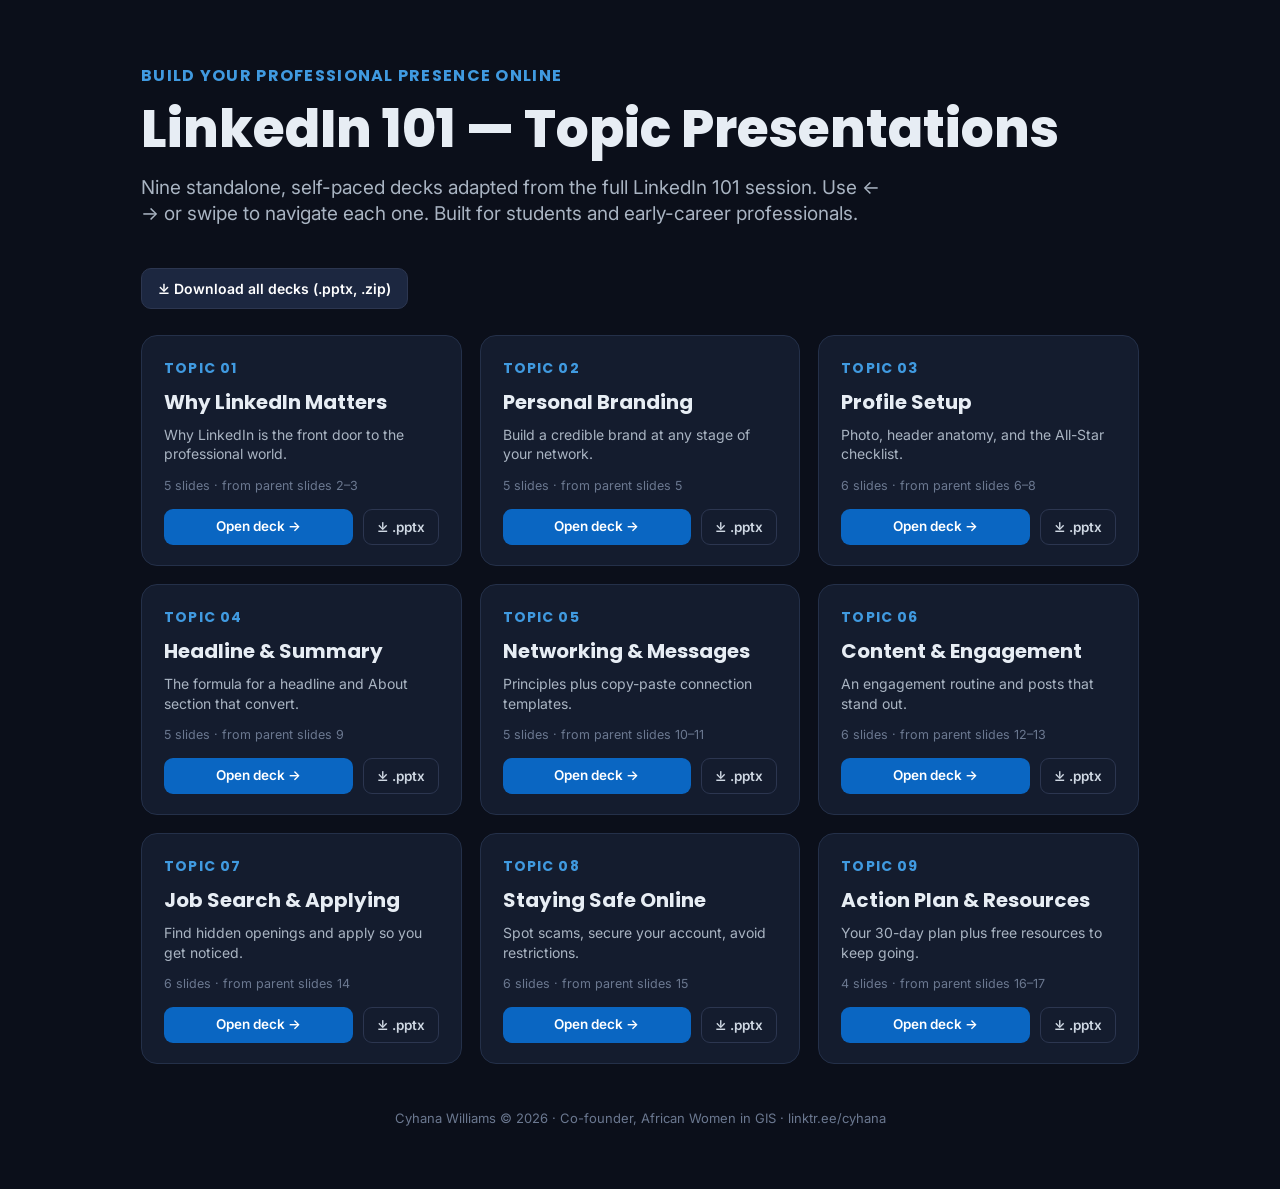
<file: index.html>
<!doctype html>
<html lang="en"><head><meta charset="utf-8">
<meta name="viewport" content="width=device-width,initial-scale=1">
<title>LinkedIn 101 — Topic Presentations</title>
<link rel="preconnect" href="https://fonts.googleapis.com">
<link href="https://fonts.googleapis.com/css2?family=Inter:wght@400;500;600;700&family=Poppins:wght@600;700;800&display=swap" rel="stylesheet">
<link rel="stylesheet" href="styles.css"></head>
<body><div class="idx">
<div class="kick">BUILD YOUR PROFESSIONAL PRESENCE ONLINE</div>
<h1>LinkedIn 101 — Topic Presentations</h1>
<p class="lead">Nine standalone, self-paced decks adapted from the full LinkedIn 101 session.
Use ← → or swipe to navigate each one. Built for students and early-career professionals.</p>
<div class="idxbar"><a class="btn-all" href="linkedin-101-pptx.zip" download>⤓ Download all decks (.pptx, .zip)</a></div>
<div class="cards"><div class="tcard"><div class="tnum">TOPIC 01</div><div class="tname">Why LinkedIn Matters</div><div class="tdesc">Why LinkedIn is the front door to the professional world.</div><div class="meta">5 slides · from parent slides 2–3</div><div class="tactions"><a class="btn-open" href="topic-01.html">Open deck →</a><a class="btn-dl" href="pptx/topic-01.pptx" download>⤓ .pptx</a></div></div><div class="tcard"><div class="tnum">TOPIC 02</div><div class="tname">Personal Branding</div><div class="tdesc">Build a credible brand at any stage of your network.</div><div class="meta">5 slides · from parent slides 5</div><div class="tactions"><a class="btn-open" href="topic-02.html">Open deck →</a><a class="btn-dl" href="pptx/topic-02.pptx" download>⤓ .pptx</a></div></div><div class="tcard"><div class="tnum">TOPIC 03</div><div class="tname">Profile Setup</div><div class="tdesc">Photo, header anatomy, and the All-Star checklist.</div><div class="meta">6 slides · from parent slides 6–8</div><div class="tactions"><a class="btn-open" href="topic-03.html">Open deck →</a><a class="btn-dl" href="pptx/topic-03.pptx" download>⤓ .pptx</a></div></div><div class="tcard"><div class="tnum">TOPIC 04</div><div class="tname">Headline &amp; Summary</div><div class="tdesc">The formula for a headline and About section that convert.</div><div class="meta">5 slides · from parent slides 9</div><div class="tactions"><a class="btn-open" href="topic-04.html">Open deck →</a><a class="btn-dl" href="pptx/topic-04.pptx" download>⤓ .pptx</a></div></div><div class="tcard"><div class="tnum">TOPIC 05</div><div class="tname">Networking &amp; Messages</div><div class="tdesc">Principles plus copy-paste connection templates.</div><div class="meta">5 slides · from parent slides 10–11</div><div class="tactions"><a class="btn-open" href="topic-05.html">Open deck →</a><a class="btn-dl" href="pptx/topic-05.pptx" download>⤓ .pptx</a></div></div><div class="tcard"><div class="tnum">TOPIC 06</div><div class="tname">Content &amp; Engagement</div><div class="tdesc">An engagement routine and posts that stand out.</div><div class="meta">6 slides · from parent slides 12–13</div><div class="tactions"><a class="btn-open" href="topic-06.html">Open deck →</a><a class="btn-dl" href="pptx/topic-06.pptx" download>⤓ .pptx</a></div></div><div class="tcard"><div class="tnum">TOPIC 07</div><div class="tname">Job Search &amp; Applying</div><div class="tdesc">Find hidden openings and apply so you get noticed.</div><div class="meta">6 slides · from parent slides 14</div><div class="tactions"><a class="btn-open" href="topic-07.html">Open deck →</a><a class="btn-dl" href="pptx/topic-07.pptx" download>⤓ .pptx</a></div></div><div class="tcard"><div class="tnum">TOPIC 08</div><div class="tname">Staying Safe Online</div><div class="tdesc">Spot scams, secure your account, avoid restrictions.</div><div class="meta">6 slides · from parent slides 15</div><div class="tactions"><a class="btn-open" href="topic-08.html">Open deck →</a><a class="btn-dl" href="pptx/topic-08.pptx" download>⤓ .pptx</a></div></div><div class="tcard"><div class="tnum">TOPIC 09</div><div class="tname">Action Plan &amp; Resources</div><div class="tdesc">Your 30-day plan plus free resources to keep going.</div><div class="meta">4 slides · from parent slides 16–17</div><div class="tactions"><a class="btn-open" href="topic-09.html">Open deck →</a><a class="btn-dl" href="pptx/topic-09.pptx" download>⤓ .pptx</a></div></div></div>
<footer>Cyhana Williams © 2026 · Co-founder, African Women in GIS · linktr.ee/cyhana</footer>
</div></body></html>
</file>
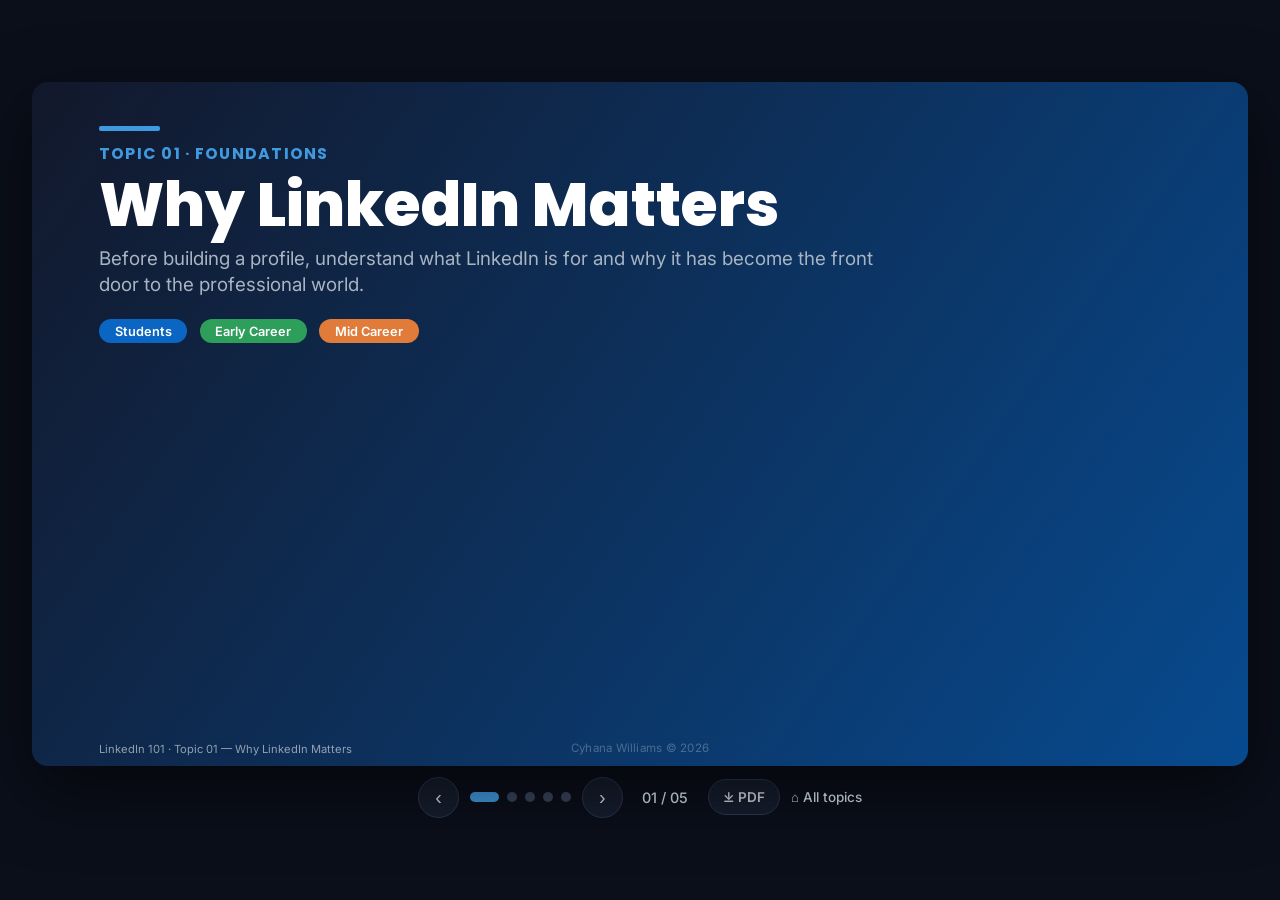
<file: topic-01.html>
<!doctype html>
<html lang="en"><head>
<meta charset="utf-8"><meta name="viewport" content="width=device-width,initial-scale=1">
<title>Why LinkedIn Matters · LinkedIn 101</title>
<link rel="preconnect" href="https://fonts.googleapis.com">
<link rel="preconnect" href="https://fonts.gstatic.com" crossorigin>
<link href="https://fonts.googleapis.com/css2?family=Inter:wght@400;500;600;700&family=Poppins:wght@600;700;800&display=swap" rel="stylesheet">
<link rel="stylesheet" href="styles.css"></head>
<body><div class="deck"><div class="stage"><section class="slide grad"><div class="pad"><div class="kbar"></div><p class="kick">Topic 01 · Foundations</p><h1 class="big">Why LinkedIn Matters</h1><p class="lead">Before building a profile, understand what LinkedIn is for and why it has become the front door to the professional world.</p><div class="chips"><span class="chip" style="--c:var(--blue)">Students</span><span class="chip" style="--c:var(--green)">Early Career</span><span class="chip" style="--c:var(--orange)">Mid Career</span></div></div><div class="wm">Cyhana Williams © 2026</div><div class="ftag">LinkedIn 101 · Topic 01 — Why LinkedIn Matters</div><div class="fpage"></div></section><section class="slide light"><div class="pad"><p class="eyebrow">Learning objectives</p><h1 class="h1">What you'll walk away with</h1><p class="sub">By the end of this topic you will be able to:</p><div class="obj"><div class="row"><div class="nb">1</div><div class="ot">Explain the main reasons professionals join LinkedIn</div></div><div class="row"><div class="nb">2</div><div class="ot">Recognise how overlapping goals create the most opportunity</div></div><div class="row"><div class="nb">3</div><div class="ot">Quote the platform's scale and the hidden job market</div></div></div></div><div class="wm">Cyhana Williams © 2026</div><div class="ftag">LinkedIn 101 · Topic 01 — Why LinkedIn Matters</div><div class="fpage">02</div></section><section class="slide light"><div class="pad"><p class="eyebrow">Before we dive in</p><h1 class="h1">Why do people join LinkedIn?</h1><p class="sub">Most people tick more than one reason — and the magic happens where they overlap.</p><div class="grid cols-3"><div class="card bar" style="--accent:var(--blue)"><div class="ct"><span class="em">🔍</span> Job Search &amp; Internships</div><div class="cd">Browse roles, apply directly, or get discovered by recruiters.</div></div><div class="card bar" style="--accent:var(--blue)"><div class="ct"><span class="em">🤝</span> Connections &amp; Networking</div><div class="cd">Build relationships with peers, alumni, mentors, and collaborators.</div></div><div class="card bar" style="--accent:var(--orange)"><div class="ct"><span class="em">📢</span> Personal Branding</div><div class="cd">Craft your professional identity — how the world sees you.</div></div><div class="card bar" style="--accent:var(--purple)"><div class="ct"><span class="em">📣</span> Marketing &amp; Visibility</div><div class="cd">Promote a product, service, or organisation to a pro audience.</div></div><div class="card bar" style="--accent:var(--purple)"><div class="ct"><span class="em">💰</span> Investors &amp; Partners</div><div class="cd">Connect with funders, co-founders, clients, and partners.</div></div><div class="card bar" style="--accent:var(--green)"><div class="ct"><span class="em">🎤</span> Speaking &amp; Thought Leadership</div><div class="cd">Get booked for panels, podcasts, and events by being visible.</div></div><div class="card bar" style="--accent:var(--teal)"><div class="ct"><span class="em">📚</span> Learning &amp; Research</div><div class="cd">LinkedIn Learning, industry leaders, and trend tracking.</div></div></div><div class="callout bar"><p>💡 People who use LinkedIn for several reasons at once consistently get the most opportunities.</p></div></div><div class="wm">Cyhana Williams © 2026</div><div class="ftag">LinkedIn 101 · Topic 01 — Why LinkedIn Matters</div><div class="fpage">03</div></section><section class="slide dark"><div class="pad"><p class="eyebrow">Why it matters</p><h1 class="h1">LinkedIn by the numbers</h1><div class="grid cols-4"><div class="stat"><div class="num">1B+</div><div class="lab">Members worldwide</div></div><div class="stat"><div class="num">67M</div><div class="lab">Companies listed</div></div><div class="stat"><div class="num">87%</div><div class="lab">Of talent pros use it to hire</div></div><div class="stat"><div class="num">200+</div><div class="lab">Countries &amp; territories</div></div></div><div class="callout bar soft"><div class="h">The hidden job market</div><p>About 70% of jobs are never publicly posted — they are filled through networks. LinkedIn is how you reach roles before they hit a job board.</p></div></div><div class="wm">Cyhana Williams © 2026</div><div class="ftag">LinkedIn 101 · Topic 01 — Why LinkedIn Matters</div><div class="fpage">04</div></section><section class="slide dark"><div class="pad"><p class="eyebrow">In summary</p><h1 class="h1">Key takeaways</h1><ul class="check"><li><span class="tick">✓</span><span>LinkedIn is a job board, a network, and a personal-brand platform at once.</span></li><li><span class="tick">✓</span><span>Using it for multiple overlapping goals unlocks the most opportunity.</span></li><li><span class="tick">✓</span><span>With 1B+ members and 87% of recruiters active, presence is not optional.</span></li><li><span class="tick">✓</span><span>Most roles are filled through networks — show up before the job is posted.</span></li></ul><div class="quote">“70% of jobs are never publicly posted — LinkedIn is how you reach them.”</div></div><div class="wm">Cyhana Williams © 2026</div><div class="ftag">LinkedIn 101 · Topic 01 — Why LinkedIn Matters</div><div class="fpage">05</div></section></div>
<div class="controls">
<button class="nav prev" aria-label="Previous">‹</button>
<div class="dots"></div>
<button class="nav next" aria-label="Next">›</button>
<div class="pageno"><span id="cur">01</span> / <span id="tot">01</span></div>
<button class="pbtn" onclick="window.print()" title="Save as PDF / Print this deck">⤓ PDF</button>
<a class="home" href="index.html">⌂ All topics</a></div></div>
<script src="deck.js"></script></body></html>
</file>
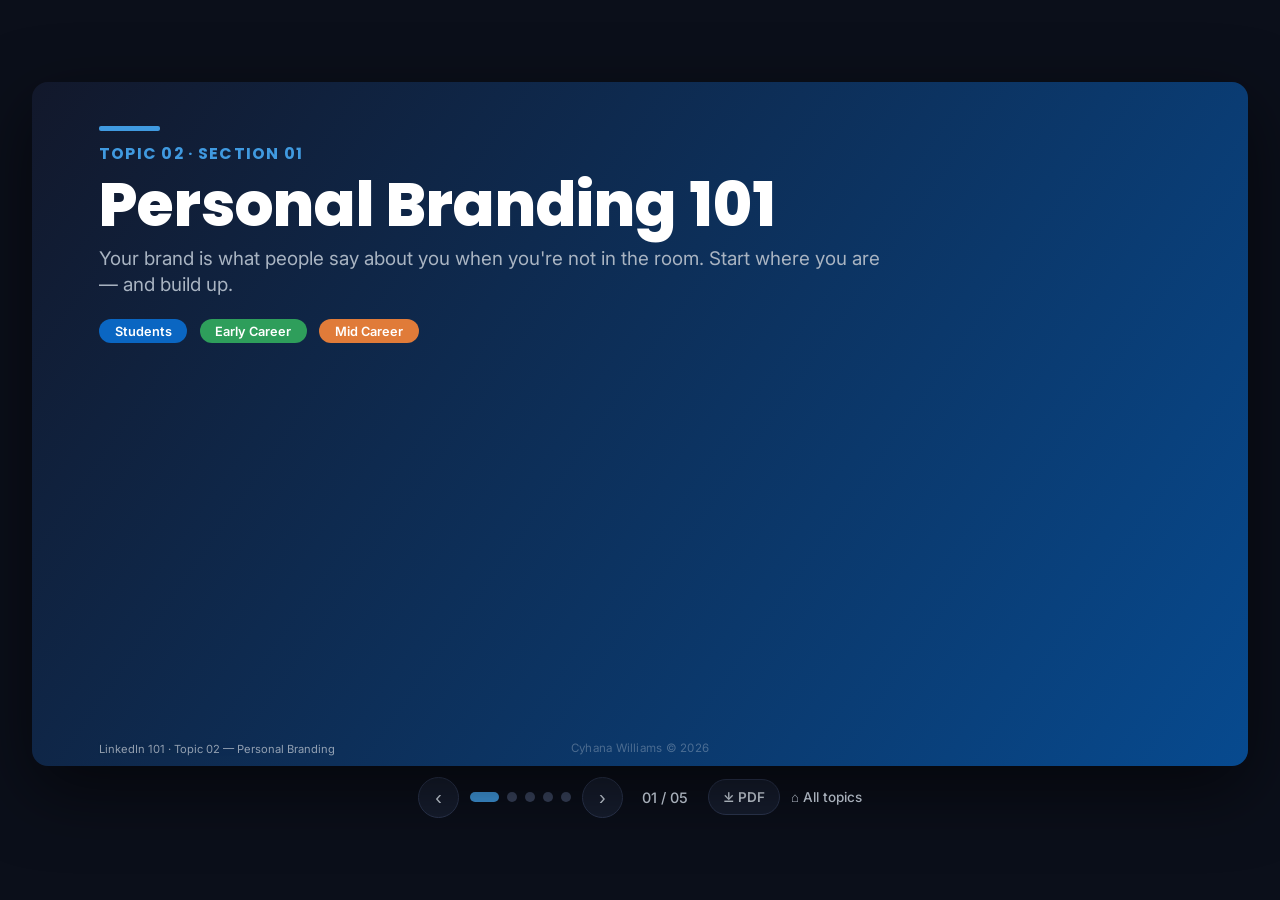
<file: topic-02.html>
<!doctype html>
<html lang="en"><head>
<meta charset="utf-8"><meta name="viewport" content="width=device-width,initial-scale=1">
<title>Personal Branding · LinkedIn 101</title>
<link rel="preconnect" href="https://fonts.googleapis.com">
<link rel="preconnect" href="https://fonts.gstatic.com" crossorigin>
<link href="https://fonts.googleapis.com/css2?family=Inter:wght@400;500;600;700&family=Poppins:wght@600;700;800&display=swap" rel="stylesheet">
<link rel="stylesheet" href="styles.css"></head>
<body><div class="deck"><div class="stage"><section class="slide grad"><div class="pad"><div class="kbar"></div><p class="kick">Topic 02 · Section 01</p><h1 class="big">Personal Branding 101</h1><p class="lead">Your brand is what people say about you when you're not in the room. Start where you are — and build up.</p><div class="chips"><span class="chip" style="--c:var(--blue)">Students</span><span class="chip" style="--c:var(--green)">Early Career</span><span class="chip" style="--c:var(--orange)">Mid Career</span></div></div><div class="wm">Cyhana Williams © 2026</div><div class="ftag">LinkedIn 101 · Topic 02 — Personal Branding</div><div class="fpage"></div></section><section class="slide dark"><div class="pad"><p class="eyebrow">Learning objectives</p><h1 class="h1">What you'll walk away with</h1><p class="sub">By the end of this topic you will be able to:</p><div class="obj"><div class="row"><div class="nb">1</div><div class="ot">Define what a personal brand is and why it matters</div></div><div class="row"><div class="nb">2</div><div class="ot">Match branding actions to your current network size</div></div><div class="row"><div class="nb">3</div><div class="ot">Apply consistency, proof, and social proof to build trust</div></div></div></div><div class="wm">Cyhana Williams © 2026</div><div class="ftag">LinkedIn 101 · Topic 02 — Personal Branding</div><div class="fpage">02</div></section><section class="slide light"><div class="pad"><p class="eyebrow">Section 01 · Personal Branding</p><h1 class="h1">Branding tips by level</h1><p class="sub">Pick the stage that matches your network, then work the tactics for it.</p><div class="grid cols-3"><div style="--accent:var(--green)"><div class="colhead"><div class="ct">🟢 Beginner</div><div class="cd">0–100 connections · build a foundation</div></div><div class="colbody"><div><div class="it-t">Define your niche</div><div class="it-d">Pick 1–2 areas to be known for. “UX + fintech” beats “design.”</div></div><div><div class="it-t">Be consistent everywhere</div><div class="it-d">Same name, photo, tone across LinkedIn, résumé, email.</div></div><div><div class="it-t">Show, don't just tell</div><div class="it-d">Add portfolio links and project media — proof beats claims.</div></div></div></div><div style="--accent:var(--blue)"><div class="colhead"><div class="ct">🔵 Intermediate</div><div class="cd">100–500 connections · build visibility</div></div><div class="colbody"><div><div class="it-t">Post 1–3× per week</div><div class="it-d">Share lessons, wins, or questions. Consistency beats virality.</div></div><div><div class="it-t">Give before you ask</div><div class="it-d">Comment with insight and share resources before any ask.</div></div><div><div class="it-t">Engage daily</div><div class="it-d">Comments you leave on others' posts are content too.</div></div></div></div><div style="--accent:var(--purple)"><div class="colhead"><div class="ct">🟣 Advanced</div><div class="cd">500+ connections · grow reputation</div></div><div class="colbody"><div><div class="it-t">Collect recommendations</div><div class="it-d">2–3 strong written recs boost credibility fast.</div></div><div><div class="it-t">Refresh every 3–6 months</div><div class="it-d">Update skills, roles, headline; toggle “Open to Work.”</div></div><div><div class="it-t">Lead the conversation</div><div class="it-d">Move from sharing to thought leadership in your niche.</div></div></div></div></div></div><div class="wm">Cyhana Williams © 2026</div><div class="ftag">LinkedIn 101 · Topic 02 — Personal Branding</div><div class="fpage">03</div></section><section class="slide light"><div class="pad"><p class="eyebrow">Section 01 · Personal Branding</p><h1 class="h1">The five habits of a strong brand</h1><p class="sub">Small, consistent actions compound into reputation over time.</p><ul class="dots-list"><li><span class="ar">→</span><span>Define a niche identity — be searchable and memorable for 1–2 specific things.</span></li><li><span class="ar">→</span><span>Stay consistent across every channel — consistency is what builds trust.</span></li><li><span class="ar">→</span><span>Provide proof of work — portfolio links, media, and decks beat claims.</span></li><li><span class="ar">→</span><span>Give value before you ask — congratulate, comment, and share resources.</span></li><li><span class="ar">→</span><span>Gather social proof — recommendations from people who know your work.</span></li></ul></div><div class="wm">Cyhana Williams © 2026</div><div class="ftag">LinkedIn 101 · Topic 02 — Personal Branding</div><div class="fpage">04</div></section><section class="slide dark"><div class="pad"><p class="eyebrow">In summary</p><h1 class="h1">Key takeaways</h1><ul class="check"><li><span class="tick">✓</span><span>Your brand is your reputation — manage it deliberately.</span></li><li><span class="tick">✓</span><span>Match tactics to your stage: foundation → visibility → reputation.</span></li><li><span class="tick">✓</span><span>Consistency and proof of work build trust faster than self-description.</span></li><li><span class="tick">✓</span><span>Give value first; recommendations seal credibility.</span></li></ul><div class="quote">“Your network is a reflection of your brand — build it with intention.”</div></div><div class="wm">Cyhana Williams © 2026</div><div class="ftag">LinkedIn 101 · Topic 02 — Personal Branding</div><div class="fpage">05</div></section></div>
<div class="controls">
<button class="nav prev" aria-label="Previous">‹</button>
<div class="dots"></div>
<button class="nav next" aria-label="Next">›</button>
<div class="pageno"><span id="cur">01</span> / <span id="tot">01</span></div>
<button class="pbtn" onclick="window.print()" title="Save as PDF / Print this deck">⤓ PDF</button>
<a class="home" href="index.html">⌂ All topics</a></div></div>
<script src="deck.js"></script></body></html>
</file>
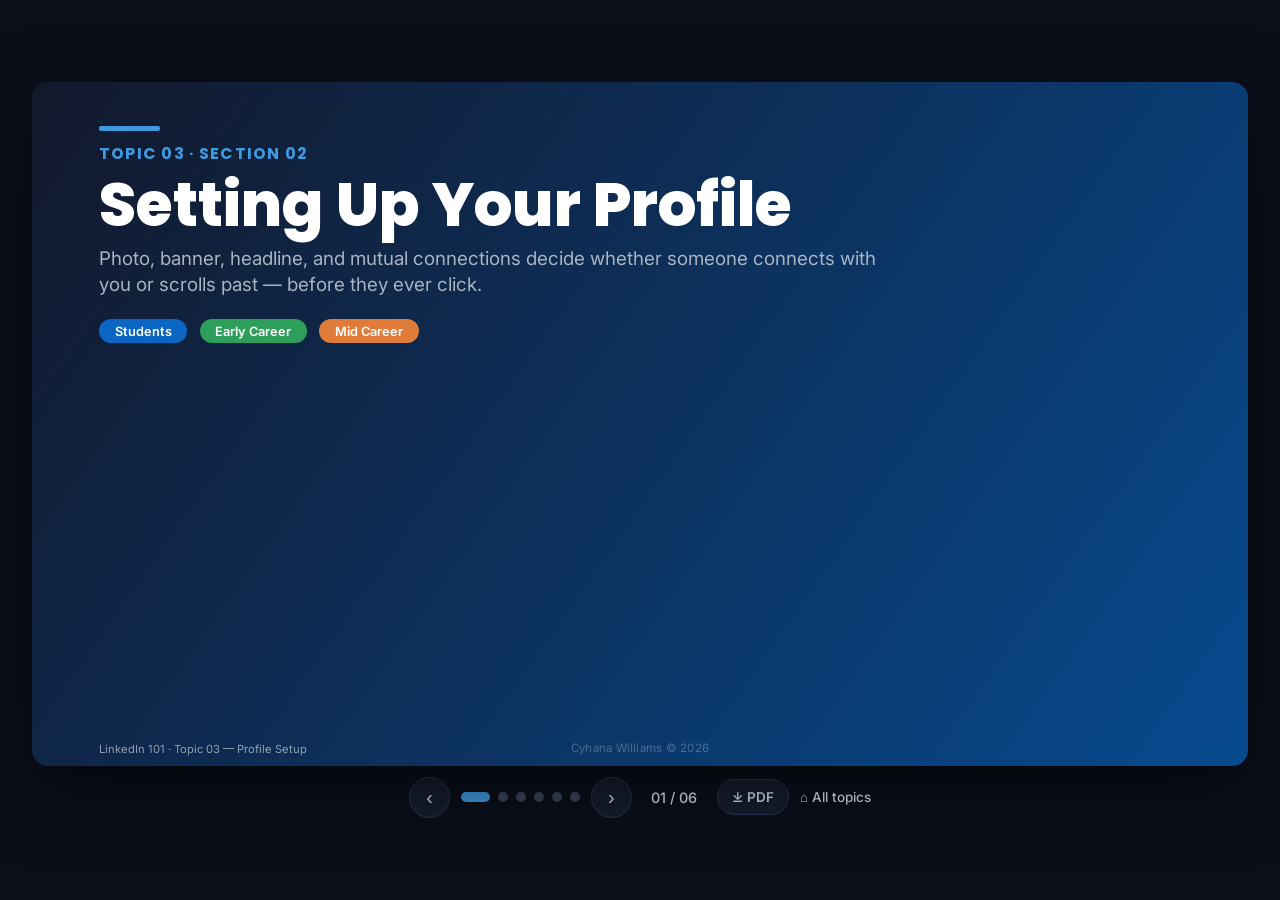
<file: topic-03.html>
<!doctype html>
<html lang="en"><head>
<meta charset="utf-8"><meta name="viewport" content="width=device-width,initial-scale=1">
<title>Profile Setup · LinkedIn 101</title>
<link rel="preconnect" href="https://fonts.googleapis.com">
<link rel="preconnect" href="https://fonts.gstatic.com" crossorigin>
<link href="https://fonts.googleapis.com/css2?family=Inter:wght@400;500;600;700&family=Poppins:wght@600;700;800&display=swap" rel="stylesheet">
<link rel="stylesheet" href="styles.css"></head>
<body><div class="deck"><div class="stage"><section class="slide grad"><div class="pad"><div class="kbar"></div><p class="kick">Topic 03 · Section 02</p><h1 class="big">Setting Up Your Profile</h1><p class="lead">Photo, banner, headline, and mutual connections decide whether someone connects with you or scrolls past — before they ever click.</p><div class="chips"><span class="chip" style="--c:var(--blue)">Students</span><span class="chip" style="--c:var(--green)">Early Career</span><span class="chip" style="--c:var(--orange)">Mid Career</span></div></div><div class="wm">Cyhana Williams © 2026</div><div class="ftag">LinkedIn 101 · Topic 03 — Profile Setup</div><div class="fpage"></div></section><section class="slide light"><div class="pad"><p class="eyebrow">Learning objectives</p><h1 class="h1">What you'll walk away with</h1><p class="sub">By the end of this topic you will be able to:</p><div class="obj"><div class="row"><div class="nb">1</div><div class="ot">Choose a profile photo that earns 21× more views</div></div><div class="row"><div class="nb">2</div><div class="ot">Lay out every element of your profile header correctly</div></div><div class="row"><div class="nb">3</div><div class="ot">Complete the six sections of an All-Star profile</div></div></div></div><div class="wm">Cyhana Williams © 2026</div><div class="ftag">LinkedIn 101 · Topic 03 — Profile Setup</div><div class="fpage">02</div></section><section class="slide light"><div class="pad"><p class="eyebrow">Section 02 · Profile Setup</p><h1 class="h1">Your profile photo</h1><p class="sub">Profiles with a photo get 21× more views and 9× more connection requests.</p><div class="grid cols-3"><div class="card bar" style="--accent:var(--green)"><div class="ct">✓ Great — Headshot</div><div class="cd">Clear face, looking at camera · neutral background · well-lit &amp; sharp · smart-casual attire.</div></div><div class="card bar" style="--accent:var(--green)"><div class="ct">✓ Great — Framing</div><div class="cd">Dressed for your industry · confident posture · recent (2–3 yrs) · face fills 60–70% of frame.</div></div><div class="card bar" style="--accent:var(--red)"><div class="ct">✗ Avoid — Mistakes</div><div class="cd">Blurry / low-res · cropped from a group photo · sunglasses, hats, filters · no photo at all.</div></div></div></div><div class="wm">Cyhana Williams © 2026</div><div class="ftag">LinkedIn 101 · Topic 03 — Profile Setup</div><div class="fpage">03</div></section><section class="slide light"><div class="pad"><p class="eyebrow">Section 02 · Profile Setup</p><h1 class="h1">Profile header anatomy</h1><p class="sub">Six elements decide your first impression. Get every one right.</p><div class="grid cols-2"><div class="card"><div class="row"><div class="nb">1</div><div><div class="ct" style="color:var(--blue)">Banner (1584×396px)</div><div class="cd">Show your field or niche. Use Canva — search 'LinkedIn banner'.</div></div></div></div><div class="card"><div class="row"><div class="nb">2</div><div><div class="ct" style="color:var(--blue)">Profile photo</div><div class="cd">Headshot, well-lit, plain background; face fills 60–70% of frame.</div></div></div></div><div class="card"><div class="row"><div class="nb">3</div><div><div class="ct" style="color:var(--blue)">Name + verification</div><div class="cd">Real, full name. Add pronouns and the audio-name feature.</div></div></div></div><div class="card"><div class="row"><div class="nb">4</div><div><div class="ct" style="color:var(--blue)">Headline (220 chars)</div><div class="cd">Not a job title — Role | Value Prop | Passion. Shows in search.</div></div></div></div><div class="card"><div class="row"><div class="nb">5</div><div><div class="ct" style="color:var(--blue)">Followers &amp; connections</div><div class="cd">Connections show trust, followers show reach. Aim for 500+.</div></div></div></div><div class="card"><div class="row"><div class="nb">6</div><div><div class="ct" style="color:var(--blue)">Open to Work / Hiring</div><div class="cd">Toggle the green banner when looking; limit to recruiters only.</div></div></div></div></div></div><div class="wm">Cyhana Williams © 2026</div><div class="ftag">LinkedIn 101 · Topic 03 — Profile Setup</div><div class="fpage">04</div></section><section class="slide dark"><div class="pad"><p class="eyebrow">All-Star profile</p><h1 class="h1">The six sections that matter</h1><p class="sub">Complete all six and LinkedIn surfaces you far more often in recruiter searches.</p><div class="grid cols-3"><div class="card" style="--accent:var(--blue)"><div class="ct"><span class="em">📷</span> Profile photo</div><div class="cd">Professional headshot, good lighting, plain background. Smile.</div></div><div class="card" style="--accent:var(--blue)"><div class="ct"><span class="em">🌐</span> Background banner</div><div class="cd">Show your field or brand. Canva templates make it easy.</div></div><div class="card" style="--accent:var(--blue)"><div class="ct"><span class="em">⭐</span> Headline</div><div class="cd">Role | Value Prop | Passion/Goal — not just a job title.</div></div><div class="card" style="--accent:var(--blue)"><div class="ct"><span class="em">📖</span> About / summary</div><div class="cd">3–5 first-person sentences: who you are + what you want.</div></div><div class="card" style="--accent:var(--blue)"><div class="ct"><span class="em">💼</span> Experience</div><div class="cd">Include internships, part-time jobs, volunteering, campus roles.</div></div><div class="card" style="--accent:var(--blue)"><div class="ct"><span class="em">🏅</span> Skills</div><div class="cd">Add 5–10 relevant skills and ask peers to endorse you.</div></div></div></div><div class="wm">Cyhana Williams © 2026</div><div class="ftag">LinkedIn 101 · Topic 03 — Profile Setup</div><div class="fpage">05</div></section><section class="slide dark"><div class="pad"><p class="eyebrow">In summary</p><h1 class="h1">Key takeaways</h1><ul class="check"><li><span class="tick">✓</span><span>A photo earns 21× more views and 9× more connection requests — never skip it.</span></li><li><span class="tick">✓</span><span>Your banner, photo, name, and headline are visible before anyone clicks.</span></li><li><span class="tick">✓</span><span>Use the headline formula: Role | Value Prop | Passion — not a bare job title.</span></li><li><span class="tick">✓</span><span>Completing all six sections unlocks All-Star and recruiter visibility.</span></li></ul><div class="quote">“Your photo, name, headline, and mutuals decide who connects — or scrolls past.”</div></div><div class="wm">Cyhana Williams © 2026</div><div class="ftag">LinkedIn 101 · Topic 03 — Profile Setup</div><div class="fpage">06</div></section></div>
<div class="controls">
<button class="nav prev" aria-label="Previous">‹</button>
<div class="dots"></div>
<button class="nav next" aria-label="Next">›</button>
<div class="pageno"><span id="cur">01</span> / <span id="tot">01</span></div>
<button class="pbtn" onclick="window.print()" title="Save as PDF / Print this deck">⤓ PDF</button>
<a class="home" href="index.html">⌂ All topics</a></div></div>
<script src="deck.js"></script></body></html>
</file>
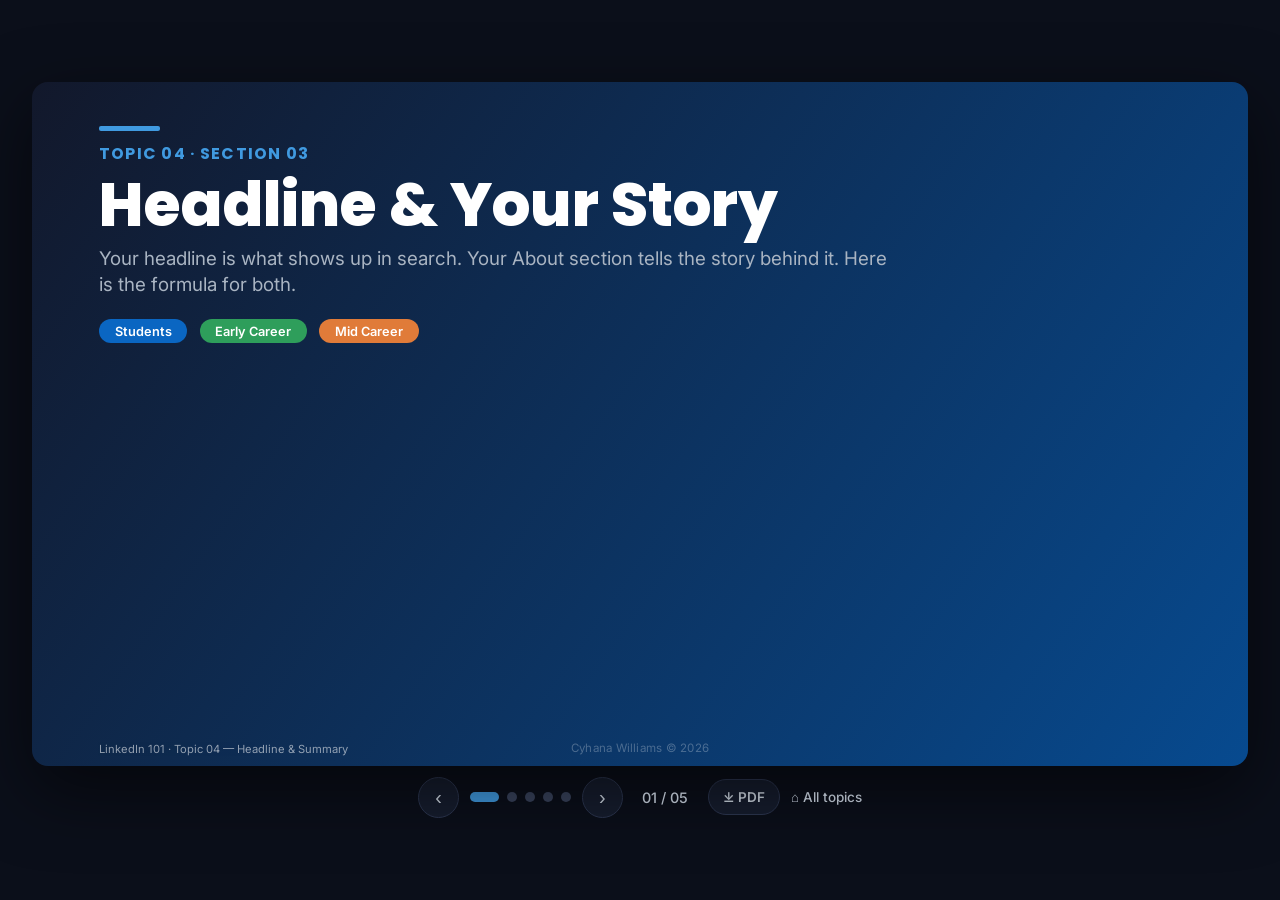
<file: topic-04.html>
<!doctype html>
<html lang="en"><head>
<meta charset="utf-8"><meta name="viewport" content="width=device-width,initial-scale=1">
<title>Headline &amp; Summary · LinkedIn 101</title>
<link rel="preconnect" href="https://fonts.googleapis.com">
<link rel="preconnect" href="https://fonts.gstatic.com" crossorigin>
<link href="https://fonts.googleapis.com/css2?family=Inter:wght@400;500;600;700&family=Poppins:wght@600;700;800&display=swap" rel="stylesheet">
<link rel="stylesheet" href="styles.css"></head>
<body><div class="deck"><div class="stage"><section class="slide grad"><div class="pad"><div class="kbar"></div><p class="kick">Topic 04 · Section 03</p><h1 class="big">Headline &amp; Your Story</h1><p class="lead">Your headline is what shows up in search. Your About section tells the story behind it. Here is the formula for both.</p><div class="chips"><span class="chip" style="--c:var(--blue)">Students</span><span class="chip" style="--c:var(--green)">Early Career</span><span class="chip" style="--c:var(--orange)">Mid Career</span></div></div><div class="wm">Cyhana Williams © 2026</div><div class="ftag">LinkedIn 101 · Topic 04 — Headline &amp; Summary</div><div class="fpage"></div></section><section class="slide dark"><div class="pad"><p class="eyebrow">Learning objectives</p><h1 class="h1">What you'll walk away with</h1><p class="sub">By the end of this topic you will be able to:</p><div class="obj"><div class="row"><div class="nb">1</div><div class="ot">Write a headline using the Role | Value Prop | Passion formula</div></div><div class="row"><div class="nb">2</div><div class="ot">Rewrite weak headlines into searchable, memorable ones</div></div><div class="row"><div class="nb">3</div><div class="ot">Draft a punchy first-person About section</div></div></div></div><div class="wm">Cyhana Williams © 2026</div><div class="ftag">LinkedIn 101 · Topic 04 — Headline &amp; Summary</div><div class="fpage">02</div></section><section class="slide light"><div class="pad"><p class="eyebrow">Section 03 · Your Story</p><h1 class="h1">The headline formula</h1><div class="formula">Formula:&nbsp;&nbsp;Role&nbsp; | &nbsp;Value Prop&nbsp; | &nbsp;Passion / Goal</div><div class="ex"><span class="chip" style="--c:var(--blue);font-size:1cqw">Student</span><div class="bad">✗ Student at University of Michigan</div><div class="good">✓ CS Student | Full-Stack Intern @ Google | Building accessible web apps</div></div><div class="ex"><span class="chip" style="--c:var(--orange);font-size:1cqw">Early Career</span><div class="bad">✗ Looking for opportunities</div><div class="good">✓ Marketing Coordinator | Content Strategy | Helping B2B brands grow through storytelling</div></div><div class="ex"><span class="chip" style="--c:var(--purple);font-size:1cqw">Mid Career</span><div class="bad">✗ Software Engineer</div><div class="good">✓ Software Engineer @ Stripe | Open-source contributor | Passionate about fintech infrastructure</div></div></div><div class="wm">Cyhana Williams © 2026</div><div class="ftag">LinkedIn 101 · Topic 04 — Headline &amp; Summary</div><div class="fpage">03</div></section><section class="slide dark"><div class="pad"><p class="eyebrow">Section 03 · Your Story</p><h1 class="h1">Your About section</h1><p class="sub">Write in the first person. Tell your story in 3–5 punchy sentences.</p><div class="grid cols-3"><div class="card" style="--accent:var(--blue)"><div class="ct"><span class="em">1</span> Who you are</div><div class="cd">Open with your current role or focus and the value you bring.</div></div><div class="card" style="--accent:var(--blue)"><div class="ct"><span class="em">2</span> What you've done</div><div class="cd">Highlight 2–3 concrete wins, projects, or experiences.</div></div><div class="card" style="--accent:var(--blue)"><div class="ct"><span class="em">3</span> What you want next</div><div class="cd">End with your goal — the roles, people, or work you want.</div></div></div><div class="callout bar soft"><p>💡 Keep it human. First person, short sentences, and a clear ask read far better than a formal third-person bio.</p></div></div><div class="wm">Cyhana Williams © 2026</div><div class="ftag">LinkedIn 101 · Topic 04 — Headline &amp; Summary</div><div class="fpage">04</div></section><section class="slide dark"><div class="pad"><p class="eyebrow">In summary</p><h1 class="h1">Key takeaways</h1><ul class="check"><li><span class="tick">✓</span><span>Headline = Role | Value Prop | Passion — it is what appears in search results.</span></li><li><span class="tick">✓</span><span>Replace vague lines like “Looking for opportunities” with specific value.</span></li><li><span class="tick">✓</span><span>Write your About section in the first person, in 3–5 punchy sentences.</span></li><li><span class="tick">✓</span><span>Structure it: who you are → what you've done → what you want next.</span></li></ul><div class="quote">“Don't describe a job title — tell people the value you create.”</div></div><div class="wm">Cyhana Williams © 2026</div><div class="ftag">LinkedIn 101 · Topic 04 — Headline &amp; Summary</div><div class="fpage">05</div></section></div>
<div class="controls">
<button class="nav prev" aria-label="Previous">‹</button>
<div class="dots"></div>
<button class="nav next" aria-label="Next">›</button>
<div class="pageno"><span id="cur">01</span> / <span id="tot">01</span></div>
<button class="pbtn" onclick="window.print()" title="Save as PDF / Print this deck">⤓ PDF</button>
<a class="home" href="index.html">⌂ All topics</a></div></div>
<script src="deck.js"></script></body></html>
</file>
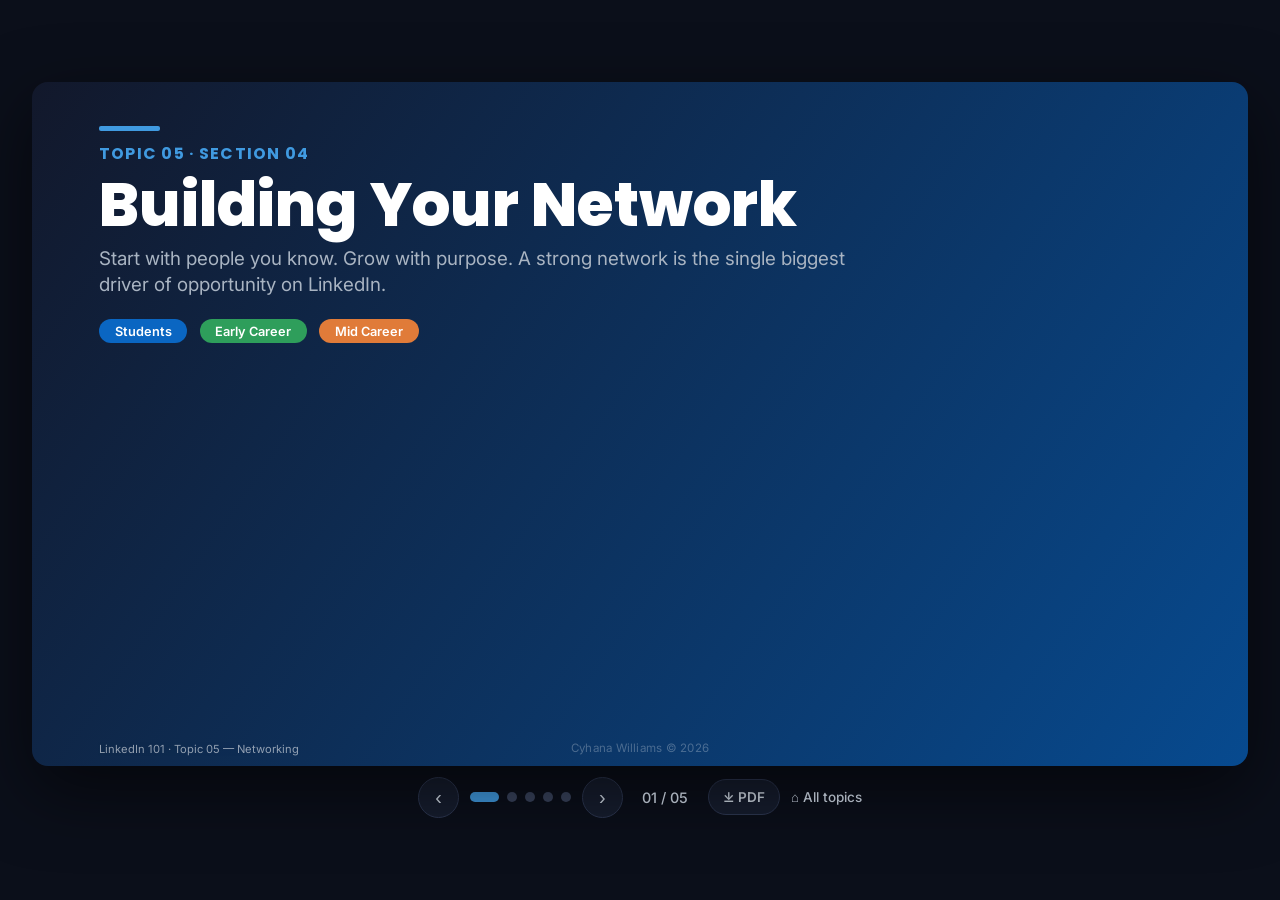
<file: topic-05.html>
<!doctype html>
<html lang="en"><head>
<meta charset="utf-8"><meta name="viewport" content="width=device-width,initial-scale=1">
<title>Networking · LinkedIn 101</title>
<link rel="preconnect" href="https://fonts.googleapis.com">
<link rel="preconnect" href="https://fonts.gstatic.com" crossorigin>
<link href="https://fonts.googleapis.com/css2?family=Inter:wght@400;500;600;700&family=Poppins:wght@600;700;800&display=swap" rel="stylesheet">
<link rel="stylesheet" href="styles.css"></head>
<body><div class="deck"><div class="stage"><section class="slide grad"><div class="pad"><div class="kbar"></div><p class="kick">Topic 05 · Section 04</p><h1 class="big">Building Your Network</h1><p class="lead">Start with people you know. Grow with purpose. A strong network is the single biggest driver of opportunity on LinkedIn.</p><div class="chips"><span class="chip" style="--c:var(--blue)">Students</span><span class="chip" style="--c:var(--green)">Early Career</span><span class="chip" style="--c:var(--orange)">Mid Career</span></div></div><div class="wm">Cyhana Williams © 2026</div><div class="ftag">LinkedIn 101 · Topic 05 — Networking</div><div class="fpage"></div></section><section class="slide light"><div class="pad"><p class="eyebrow">Learning objectives</p><h1 class="h1">What you'll walk away with</h1><p class="sub">By the end of this topic you will be able to:</p><div class="obj"><div class="row"><div class="nb">1</div><div class="ot">Apply the four principles of strategic networking</div></div><div class="row"><div class="nb">2</div><div class="ot">Prioritise who to connect with first</div></div><div class="row"><div class="nb">3</div><div class="ot">Send personalised connection requests using proven templates</div></div></div></div><div class="wm">Cyhana Williams © 2026</div><div class="ftag">LinkedIn 101 · Topic 05 — Networking</div><div class="fpage">02</div></section><section class="slide light"><div class="pad"><p class="eyebrow">Section 04 · Networking</p><h1 class="h1">Four principles of strategic networking</h1><div class="grid cols-2"><div class="card bar" style="--accent:var(--blue)"><div class="ct"><span class="em">🔗</span> Personalise every request</div><div class="cd">Mention how you know them or why you want to connect. Generic requests get ignored.</div></div><div class="card bar" style="--accent:var(--green)"><div class="ct"><span class="em">💬</span> Value first, ask second</div><div class="cd">Comment on a post or congratulate a win before asking for anything.</div></div><div class="card bar" style="--accent:var(--orange)"><div class="ct"><span class="em">📈</span> Target 2nd-degree connections</div><div class="cd">Shared mutuals create instant common ground and make outreach feel natural.</div></div><div class="card bar" style="--accent:var(--purple)"><div class="ct"><span class="em">🔔</span> Follow target companies</div><div class="cd">Track openings and culture; engage with their posts to get noticed.</div></div></div><div class="callout bar"><div class="h">Who to connect with first</div><p>Classmates → Professors → Alumni → Past internship teammates → Speakers at events you attend.</p></div></div><div class="wm">Cyhana Williams © 2026</div><div class="ftag">LinkedIn 101 · Topic 05 — Networking</div><div class="fpage">03</div></section><section class="slide dark"><div class="pad"><p class="eyebrow">Templates</p><h1 class="h1">The perfect connection message</h1><p class="sub">Personalised requests are accepted far more often. Adapt these to your situation.</p><div class="tpl"><span class="chip" style="--c:var(--blue);font-size:1cqw">Peer / Classmate</span><div class="body">“Hi [Name], we're both studying [field] at [University]. I've seen your work on [project] and would love to stay connected as we navigate post-grad life. Hope to keep in touch!”</div></div><div class="tpl"><span class="chip" style="--c:var(--purple);font-size:1cqw">Alumni Outreach</span><div class="body">“Hi [Name], I'm a [year] student at [University] studying [major]. Your path from [University] to [Company] is really inspiring — I'd love to connect and learn from your journey. No pressure at all!”</div></div><div class="tpl"><span class="chip" style="--c:var(--green);font-size:1cqw">Recruiter / Professional</span><div class="body">“Hi [Name], I came across your profile while researching [Company]. I'm really interested in [role/field] and your work on [specific thing] stood out. I'd love to connect and follow along.”</div></div></div><div class="wm">Cyhana Williams © 2026</div><div class="ftag">LinkedIn 101 · Topic 05 — Networking</div><div class="fpage">04</div></section><section class="slide dark"><div class="pad"><p class="eyebrow">In summary</p><h1 class="h1">Key takeaways</h1><ul class="check"><li><span class="tick">✓</span><span>Always personalise — say how you know them or why you're reaching out.</span></li><li><span class="tick">✓</span><span>Give value before you ask; engage with their content first.</span></li><li><span class="tick">✓</span><span>Target 2nd-degree connections to leverage shared mutuals.</span></li><li><span class="tick">✓</span><span>Start close (classmates, professors, alumni) and grow outward with intent.</span></li></ul><div class="quote">“Generic requests get ignored — a single personal sentence changes everything.”</div></div><div class="wm">Cyhana Williams © 2026</div><div class="ftag">LinkedIn 101 · Topic 05 — Networking</div><div class="fpage">05</div></section></div>
<div class="controls">
<button class="nav prev" aria-label="Previous">‹</button>
<div class="dots"></div>
<button class="nav next" aria-label="Next">›</button>
<div class="pageno"><span id="cur">01</span> / <span id="tot">01</span></div>
<button class="pbtn" onclick="window.print()" title="Save as PDF / Print this deck">⤓ PDF</button>
<a class="home" href="index.html">⌂ All topics</a></div></div>
<script src="deck.js"></script></body></html>
</file>
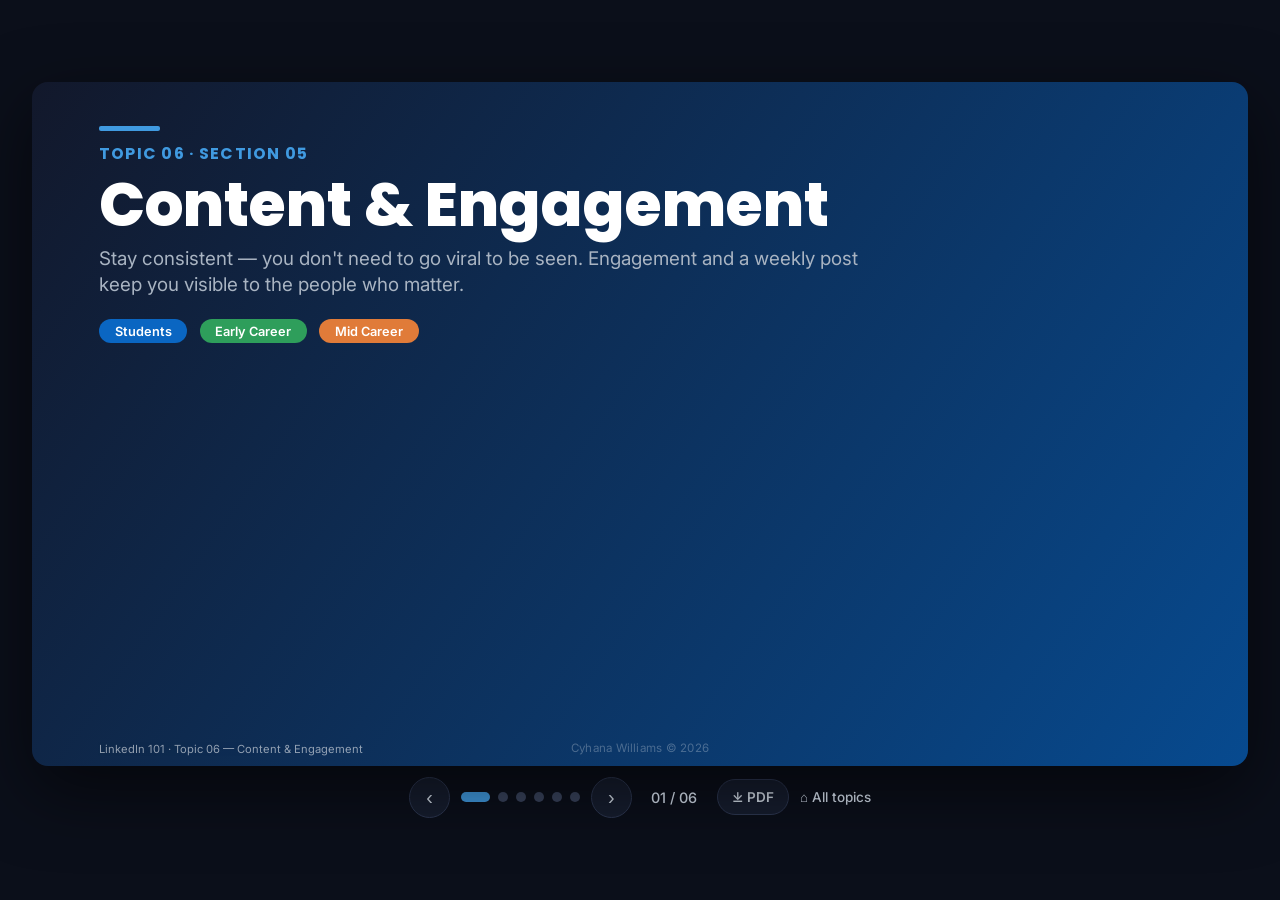
<file: topic-06.html>
<!doctype html>
<html lang="en"><head>
<meta charset="utf-8"><meta name="viewport" content="width=device-width,initial-scale=1">
<title>Content &amp; Engagement · LinkedIn 101</title>
<link rel="preconnect" href="https://fonts.googleapis.com">
<link rel="preconnect" href="https://fonts.gstatic.com" crossorigin>
<link href="https://fonts.googleapis.com/css2?family=Inter:wght@400;500;600;700&family=Poppins:wght@600;700;800&display=swap" rel="stylesheet">
<link rel="stylesheet" href="styles.css"></head>
<body><div class="deck"><div class="stage"><section class="slide grad"><div class="pad"><div class="kbar"></div><p class="kick">Topic 06 · Section 05</p><h1 class="big">Content &amp; Engagement</h1><p class="lead">Stay consistent — you don't need to go viral to be seen. Engagement and a weekly post keep you visible to the people who matter.</p><div class="chips"><span class="chip" style="--c:var(--blue)">Students</span><span class="chip" style="--c:var(--green)">Early Career</span><span class="chip" style="--c:var(--orange)">Mid Career</span></div></div><div class="wm">Cyhana Williams © 2026</div><div class="ftag">LinkedIn 101 · Topic 06 — Content &amp; Engagement</div><div class="fpage"></div></section><section class="slide light"><div class="pad"><p class="eyebrow">Learning objectives</p><h1 class="h1">What you'll walk away with</h1><p class="sub">By the end of this topic you will be able to:</p><div class="obj"><div class="row"><div class="nb">1</div><div class="ot">Build a simple, sustainable engagement routine</div></div><div class="row"><div class="nb">2</div><div class="ot">Choose content ideas that reliably perform</div></div><div class="row"><div class="nb">3</div><div class="ot">Structure a post that stands out in the feed</div></div></div></div><div class="wm">Cyhana Williams © 2026</div><div class="ftag">LinkedIn 101 · Topic 06 — Content &amp; Engagement</div><div class="fpage">02</div></section><section class="slide light"><div class="pad"><p class="eyebrow">Section 05 · Content</p><h1 class="h1">Engaging with content</h1><p class="sub">Four habits, from lowest to highest effort — all keep you visible.</p><div class="grid cols-4"><div class="card topbar" style="--accent:var(--blue)"><div class="ct"><span class="em">👍</span> React</div><div class="cd">React to 3–5 posts a day. Keeps you visible in the feed.</div></div><div class="card topbar" style="--accent:var(--green)"><div class="ct"><span class="em">💬</span> Comment</div><div class="cd">1–2 thoughtful sentences. Comments strongly boost visibility.</div></div><div class="card topbar" style="--accent:var(--orange)"><div class="ct"><span class="em">🔄</span> Share</div><div class="cd">Reshare industry news or articles and add your own take.</div></div><div class="card topbar" style="--accent:var(--purple)"><div class="ct"><span class="em">✏️</span> Post</div><div class="cd">One original post a week — lessons, wins, questions, insights.</div></div></div><div class="callout bar"><div class="h">⚡ Easy first post</div><p>“3 things I learned from my internship at [Company].”  Personal + honest = high engagement. You don't need a big audience to start.</p></div></div><div class="wm">Cyhana Williams © 2026</div><div class="ftag">LinkedIn 101 · Topic 06 — Content &amp; Engagement</div><div class="fpage">03</div></section><section class="slide light"><div class="pad"><p class="eyebrow">Section 05 · Content</p><h1 class="h1">Content ideas that perform</h1><div class="grid cols-3"><div class="card bar" style="--accent:var(--blue)"><div class="ct"><span class="em">💡</span> Lessons learned</div><div class="cd">“3 things my internship taught me about X.”</div></div><div class="card bar" style="--accent:var(--green)"><div class="ct"><span class="em">📈</span> Career wins</div><div class="cd">New job, promotion, or a project milestone.</div></div><div class="card bar" style="--accent:var(--orange)"><div class="ct"><span class="em">💬</span> Hot takes</div><div class="cd">A contrarian opinion on a trend in your field.</div></div><div class="card bar" style="--accent:var(--purple)"><div class="ct"><span class="em">📖</span> Resources / lists</div><div class="cd">“5 free tools every designer should know.”</div></div><div class="card bar" style="--accent:var(--teal)"><div class="ct"><span class="em">🔧</span> Behind the scenes</div><div class="cd">Day-in-the-life or a process breakdown.</div></div><div class="card bar" style="--accent:var(--blue)"><div class="ct"><span class="em">❓</span> Questions</div><div class="cd">Ask your network — high comment bait.</div></div></div></div><div class="wm">Cyhana Williams © 2026</div><div class="ftag">LinkedIn 101 · Topic 06 — Content &amp; Engagement</div><div class="fpage">04</div></section><section class="slide dark"><div class="pad"><p class="eyebrow">Section 05 · Content</p><h1 class="h1">Five ways to make a post stand out</h1><p class="sub">The structure of a post matters as much as the idea behind it.</p><ul class="dots-list"><li><span class="ar">→</span><span>Hook first — your opening line is everything; LinkedIn truncates after 2–3 lines.</span></li><li><span class="ar">→</span><span>Use white space — short, punchy paragraphs beat walls of text. One idea per line.</span></li><li><span class="ar">→</span><span>Add an image or graphic — posts with visuals get 2× more engagement.</span></li><li><span class="ar">→</span><span>End with a question or CTA — “What's your take?” drives comments.</span></li><li><span class="ar">→</span><span>Use 3–5 relevant hashtags at the end, not in the body. #Design #CareerTips #UX</span></li></ul></div><div class="wm">Cyhana Williams © 2026</div><div class="ftag">LinkedIn 101 · Topic 06 — Content &amp; Engagement</div><div class="fpage">05</div></section><section class="slide dark"><div class="pad"><p class="eyebrow">In summary</p><h1 class="h1">Key takeaways</h1><ul class="check"><li><span class="tick">✓</span><span>Consistency beats virality — show up in the feed every day.</span></li><li><span class="tick">✓</span><span>React, comment, share, and post one original piece a week.</span></li><li><span class="tick">✓</span><span>Lead with a hook, use white space, and add a visual for 2× engagement.</span></li><li><span class="tick">✓</span><span>End every post with a question or CTA to drive comments.</span></li></ul><div class="quote">“You don't need to go viral to be seen — you need to be consistent.”</div></div><div class="wm">Cyhana Williams © 2026</div><div class="ftag">LinkedIn 101 · Topic 06 — Content &amp; Engagement</div><div class="fpage">06</div></section></div>
<div class="controls">
<button class="nav prev" aria-label="Previous">‹</button>
<div class="dots"></div>
<button class="nav next" aria-label="Next">›</button>
<div class="pageno"><span id="cur">01</span> / <span id="tot">01</span></div>
<button class="pbtn" onclick="window.print()" title="Save as PDF / Print this deck">⤓ PDF</button>
<a class="home" href="index.html">⌂ All topics</a></div></div>
<script src="deck.js"></script></body></html>
</file>
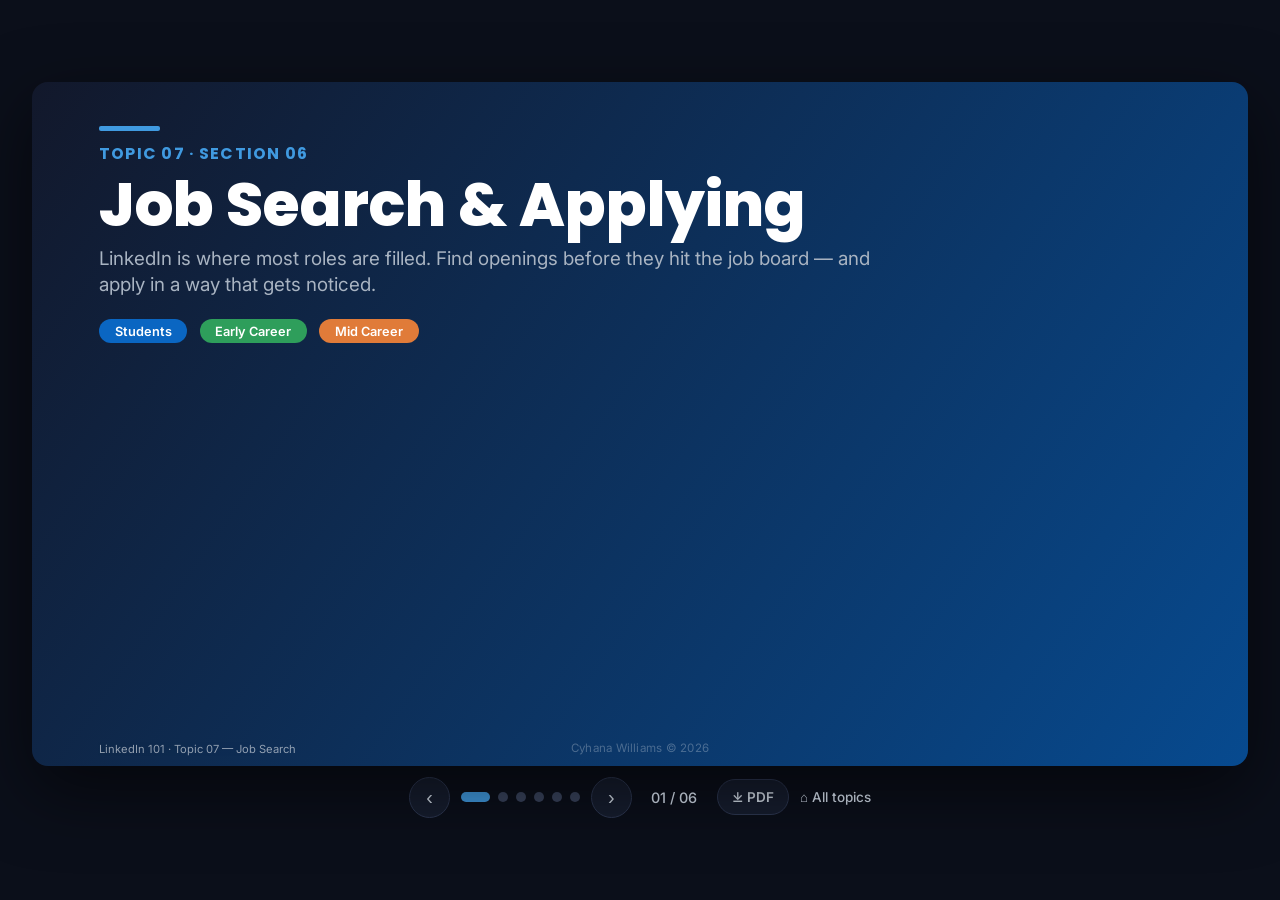
<file: topic-07.html>
<!doctype html>
<html lang="en"><head>
<meta charset="utf-8"><meta name="viewport" content="width=device-width,initial-scale=1">
<title>Job Search · LinkedIn 101</title>
<link rel="preconnect" href="https://fonts.googleapis.com">
<link rel="preconnect" href="https://fonts.gstatic.com" crossorigin>
<link href="https://fonts.googleapis.com/css2?family=Inter:wght@400;500;600;700&family=Poppins:wght@600;700;800&display=swap" rel="stylesheet">
<link rel="stylesheet" href="styles.css"></head>
<body><div class="deck"><div class="stage"><section class="slide grad"><div class="pad"><div class="kbar"></div><p class="kick">Topic 07 · Section 06</p><h1 class="big">Job Search &amp; Applying</h1><p class="lead">LinkedIn is where most roles are filled. Find openings before they hit the job board — and apply in a way that gets noticed.</p><div class="chips"><span class="chip" style="--c:var(--blue)">Students</span><span class="chip" style="--c:var(--green)">Early Career</span><span class="chip" style="--c:var(--orange)">Mid Career</span></div></div><div class="wm">Cyhana Williams © 2026</div><div class="ftag">LinkedIn 101 · Topic 07 — Job Search</div><div class="fpage"></div></section><section class="slide dark"><div class="pad"><p class="eyebrow">Learning objectives</p><h1 class="h1">What you'll walk away with</h1><p class="sub">By the end of this topic you will be able to:</p><div class="obj"><div class="row"><div class="nb">1</div><div class="ot">Set up alerts and find hidden openings via hashtags</div></div><div class="row"><div class="nb">2</div><div class="ot">Apply strategically and research hiring managers</div></div><div class="row"><div class="nb">3</div><div class="ot">Use referrals and follow-ups to stand out</div></div></div></div><div class="wm">Cyhana Williams © 2026</div><div class="ftag">LinkedIn 101 · Topic 07 — Job Search</div><div class="fpage">02</div></section><section class="slide dark"><div class="pad"><p class="eyebrow">Section 06 · Job Search</p><h1 class="h1">The scale of the opportunity</h1><p class="sub">LinkedIn is the dominant professional network in many markets — here is Germany / DACH.</p><div class="grid cols-4"><div class="stat"><div class="num">16M+</div><div class="lab">Users in Germany (2023)</div></div><div class="stat"><div class="num">#1</div><div class="lab">Network in DACH</div></div><div class="stat"><div class="num">3M+</div><div class="lab">Active job listings (DE)</div></div><div class="stat"><div class="num">67M</div><div class="lab">Companies worldwide</div></div></div><div class="callout bar soft"><div class="h">Major employers active on LinkedIn</div><div class="pills"><span class="pill">SAP</span><span class="pill">Siemens</span><span class="pill">BMW Group</span><span class="pill">Bosch</span><span class="pill">Deutsche Bank</span><span class="pill">Mercedes-Benz</span><span class="pill">Deutsche Telekom</span><span class="pill">Allianz</span><span class="pill">Zalando</span><span class="pill">Bayer</span></div></div></div><div class="wm">Cyhana Williams © 2026</div><div class="ftag">LinkedIn 101 · Topic 07 — Job Search</div><div class="fpage">03</div></section><section class="slide light"><div class="pad"><p class="eyebrow">Section 06 · Job Search</p><h1 class="h1">Six steps to a smarter job search</h1><div class="grid cols-2"><div class="card"><div class="row"><div class="nb">01</div><div><div class="ct" style="color:var(--blue)">Set up job alerts</div><div class="cd">Search role + location → 'Set Alert'. Be first to apply to new postings.</div></div></div></div><div class="card"><div class="row"><div class="nb">02</div><div><div class="ct" style="color:var(--blue)">Search hiring hashtags</div><div class="cd">#hiring #vacancy #opportunity #nowhiring #jobopening — find posts the board misses.</div></div></div></div><div class="card"><div class="row"><div class="nb">03</div><div><div class="ct" style="color:var(--blue)">Use 'Easy Apply' wisely</div><div class="cd">Great for volume, but apply on company sites for competitive roles.</div></div></div></div><div class="card"><div class="row"><div class="nb">04</div><div><div class="ct" style="color:var(--blue)">Research hiring managers</div><div class="cd">Find them before applying and personalise to their team.</div></div></div></div><div class="card"><div class="row"><div class="nb">05</div><div><div class="ct" style="color:var(--blue)">Ask for referrals</div><div class="cd">A 1st/2nd-degree connection at the company hugely boosts your chances.</div></div></div></div><div class="card"><div class="row"><div class="nb">06</div><div><div class="ct" style="color:var(--blue)">Follow up thoughtfully</div><div class="cd">A brief, confident message after applying sets you apart.</div></div></div></div></div></div><div class="wm">Cyhana Williams © 2026</div><div class="ftag">LinkedIn 101 · Topic 07 — Job Search</div><div class="fpage">04</div></section><section class="slide dark"><div class="pad"><p class="eyebrow">Section 06 · Job Search</p><h1 class="h1">The hidden job market: hashtags</h1><p class="sub">Many recruiters post openings directly in their feed — these never appear on the job board.</p><ul class="dots-list"><li><span class="ar">→</span><span>Search #hiring, #vacancy, #opportunity, #nowhiring, #jobopening in the search bar.</span></li><li><span class="ar">→</span><span>Recruiter posts include role, location, level, and an invitation to comment or DM.</span></li><li><span class="ar">→</span><span>Engage early — comment or DM the hiring manager while the post is fresh.</span></li><li><span class="ar">→</span><span>Tag or refer a great fit — visible engagement gets you noticed by the recruiter.</span></li></ul></div><div class="wm">Cyhana Williams © 2026</div><div class="ftag">LinkedIn 101 · Topic 07 — Job Search</div><div class="fpage">05</div></section><section class="slide dark"><div class="pad"><p class="eyebrow">In summary</p><h1 class="h1">Key takeaways</h1><ul class="check"><li><span class="tick">✓</span><span>Set alerts so you're first to apply to new postings.</span></li><li><span class="tick">✓</span><span>Search hiring hashtags to reach openings that never hit the job board.</span></li><li><span class="tick">✓</span><span>Research the hiring manager and personalise before you apply.</span></li><li><span class="tick">✓</span><span>Referrals are one of the top hiring channels — always ask a connection.</span></li></ul><div class="quote">“Referrals are consistently one of the top hiring channels — use your network.”</div></div><div class="wm">Cyhana Williams © 2026</div><div class="ftag">LinkedIn 101 · Topic 07 — Job Search</div><div class="fpage">06</div></section></div>
<div class="controls">
<button class="nav prev" aria-label="Previous">‹</button>
<div class="dots"></div>
<button class="nav next" aria-label="Next">›</button>
<div class="pageno"><span id="cur">01</span> / <span id="tot">01</span></div>
<button class="pbtn" onclick="window.print()" title="Save as PDF / Print this deck">⤓ PDF</button>
<a class="home" href="index.html">⌂ All topics</a></div></div>
<script src="deck.js"></script></body></html>
</file>
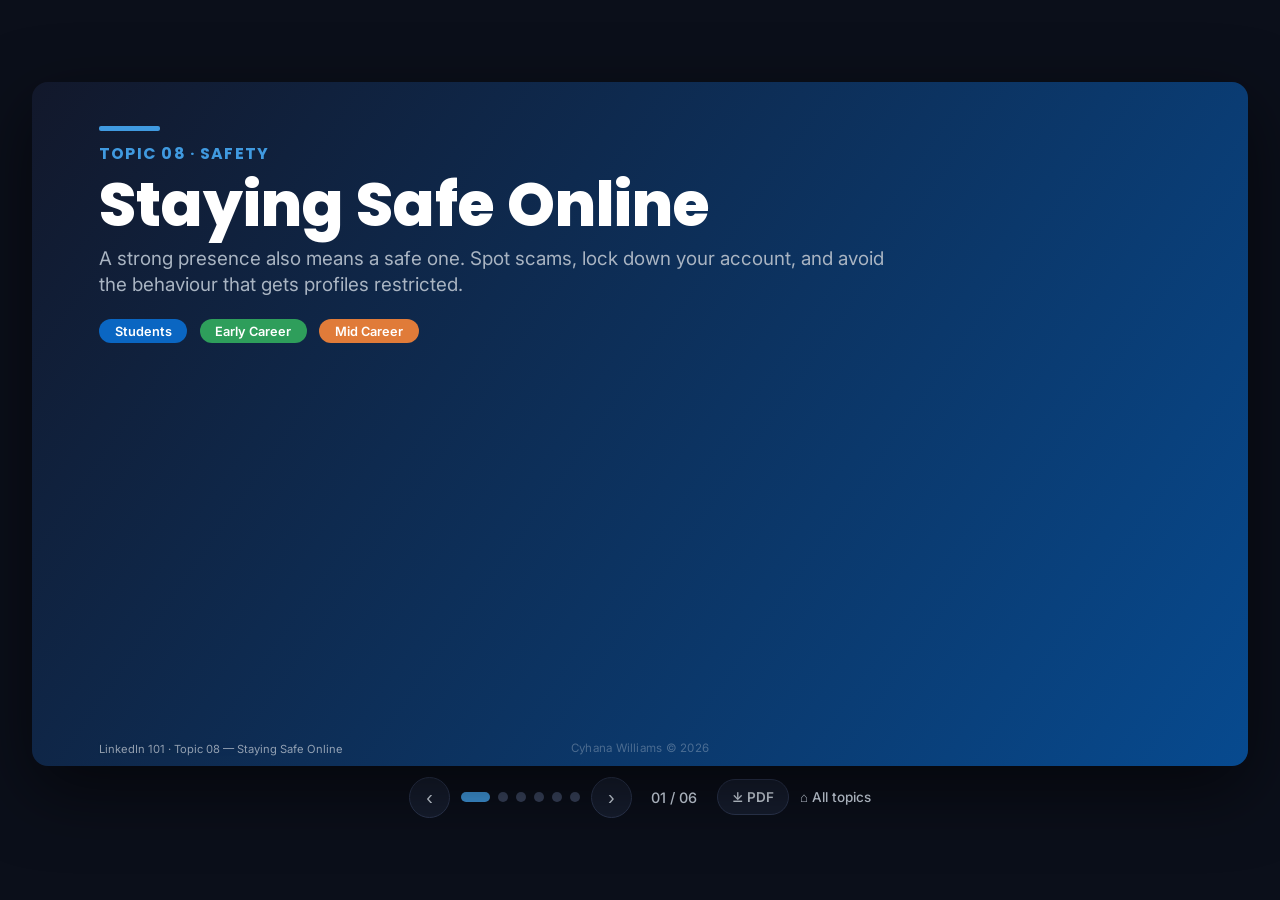
<file: topic-08.html>
<!doctype html>
<html lang="en"><head>
<meta charset="utf-8"><meta name="viewport" content="width=device-width,initial-scale=1">
<title>Staying Safe Online · LinkedIn 101</title>
<link rel="preconnect" href="https://fonts.googleapis.com">
<link rel="preconnect" href="https://fonts.gstatic.com" crossorigin>
<link href="https://fonts.googleapis.com/css2?family=Inter:wght@400;500;600;700&family=Poppins:wght@600;700;800&display=swap" rel="stylesheet">
<link rel="stylesheet" href="styles.css"></head>
<body><div class="deck"><div class="stage"><section class="slide grad"><div class="pad"><div class="kbar"></div><p class="kick">Topic 08 · Safety</p><h1 class="big">Staying Safe Online</h1><p class="lead">A strong presence also means a safe one. Spot scams, lock down your account, and avoid the behaviour that gets profiles restricted.</p><div class="chips"><span class="chip" style="--c:var(--blue)">Students</span><span class="chip" style="--c:var(--green)">Early Career</span><span class="chip" style="--c:var(--orange)">Mid Career</span></div></div><div class="wm">Cyhana Williams © 2026</div><div class="ftag">LinkedIn 101 · Topic 08 — Staying Safe Online</div><div class="fpage"></div></section><section class="slide dark"><div class="pad"><p class="eyebrow">Learning objectives</p><h1 class="h1">What you'll walk away with</h1><p class="sub">By the end of this topic you will be able to:</p><div class="obj"><div class="row"><div class="nb">1</div><div class="ot">Recognise the most common LinkedIn scams and fake profiles</div></div><div class="row"><div class="nb">2</div><div class="ot">Secure your account with 2FA and good password hygiene</div></div><div class="row"><div class="nb">3</div><div class="ot">Avoid the behaviours that get profiles restricted</div></div></div></div><div class="wm">Cyhana Williams © 2026</div><div class="ftag">LinkedIn 101 · Topic 08 — Staying Safe Online</div><div class="fpage">02</div></section><section class="slide dark"><div class="pad"><p class="eyebrow">Stay safe online</p><h1 class="h1">Scams &amp; fake profiles to watch for</h1><div class="grid cols-3"><div class="card" style="--accent:var(--red)"><div class="ct"><span class="em">👤</span> Too-good-to-be-true offers</div><div class="cd">Unsolicited DMs offering high salaries for vague roles with no interview are almost always scams.</div></div><div class="card" style="--accent:var(--red)"><div class="ct"><span class="em">💸</span> Requests for money / gift cards</div><div class="cd">Legitimate recruiters never ask you to pay fees, buy equipment, or send payment.</div></div><div class="card" style="--accent:var(--red)"><div class="ct"><span class="em">🔗</span> Suspicious links in messages</div><div class="cd">Never click unknown links in DMs — even from connections. Hover before clicking.</div></div><div class="card" style="--accent:var(--red)"><div class="ct"><span class="em">🧑‍💻</span> Fake recruiter profiles</div><div class="cd">Few connections, stock photo, no history, recent account — verify on the company site.</div></div><div class="card" style="--accent:var(--red)"><div class="ct"><span class="em">💬</span> Romance / trust scams</div><div class="cd">Scammers build rapport over weeks before a financial ask. Be wary of overly personal DMs.</div></div><div class="card" style="--accent:var(--red)"><div class="ct"><span class="em">🛡️</span> When in doubt, slow down</div><div class="cd">Urgency is a tactic. Verify independently before sharing anything or acting.</div></div></div></div><div class="wm">Cyhana Williams © 2026</div><div class="ftag">LinkedIn 101 · Topic 08 — Staying Safe Online</div><div class="fpage">03</div></section><section class="slide light"><div class="pad"><p class="eyebrow">Stay safe online</p><h1 class="h1">Protect your account</h1><div class="grid cols-3"><div class="card bar" style="--accent:var(--green)"><div class="ct"><span class="em">🔐</span> Enable 2FA</div><div class="cd">Settings → Sign in &amp; Security → Two-step verification. Use an authenticator app over SMS.</div></div><div class="card bar" style="--accent:var(--green)"><div class="ct"><span class="em">🔑</span> Strong, unique password</div><div class="cd">Never reuse your email password. Use a manager like Bitwarden or 1Password.</div></div><div class="card bar" style="--accent:var(--green)"><div class="ct"><span class="em">📧</span> Watch for phishing</div><div class="cd">LinkedIn never asks for your password by email. Log in via the official site.</div></div><div class="card bar" style="--accent:var(--green)"><div class="ct"><span class="em">👁️</span> Review active sessions</div><div class="cd">Settings → Security → Where you're signed in. Remove devices you don't recognise.</div></div><div class="card bar" style="--accent:var(--green)"><div class="ct"><span class="em">🔒</span> Control visibility</div><div class="cd">Settings → Visibility — choose who sees your connections, email, and activity.</div></div><div class="card bar" style="--accent:var(--green)"><div class="ct"><span class="em">✅</span> Two minutes, today</div><div class="cd">Most of these take under five minutes — set them up before anything else.</div></div></div></div><div class="wm">Cyhana Williams © 2026</div><div class="ftag">LinkedIn 101 · Topic 08 — Staying Safe Online</div><div class="fpage">04</div></section><section class="slide dark"><div class="pad"><p class="eyebrow">Stay safe online</p><h1 class="h1">Why profiles get restricted</h1><p class="sub">Stay within LinkedIn's User Agreement — these behaviours trigger restrictions or bans.</p><div class="grid cols-3"><div class="card" style="--accent:var(--orange)"><div class="ct"><span class="em">🤖</span> Bot-like behaviour</div><div class="cd">Mass connection requests sent too fast trip spam filters.</div></div><div class="card" style="--accent:var(--orange)"><div class="ct"><span class="em">📛</span> Fake name / impersonation</div><div class="cd">False names or fictional profiles violate the User Agreement.</div></div><div class="card" style="--accent:var(--orange)"><div class="ct"><span class="em">📢</span> Spam / aggressive promo</div><div class="cd">Repeated unsolicited sales messages or duplicated content.</div></div><div class="card" style="--accent:var(--orange)"><div class="ct"><span class="em">🚫</span> Prohibited content</div><div class="cd">Hate speech, harassment, misinformation, or adult content.</div></div><div class="card" style="--accent:var(--orange)"><div class="ct"><span class="em">📋</span> Multiple accounts</div><div class="cd">One person = one profile. Extra personal profiles break policy.</div></div><div class="card" style="--accent:var(--orange)"><div class="ct"><span class="em">🔔</span> Too many rejections</div><div class="cd">Many “I don't know this person” marks restrict your connecting.</div></div></div></div><div class="wm">Cyhana Williams © 2026</div><div class="ftag">LinkedIn 101 · Topic 08 — Staying Safe Online</div><div class="fpage">05</div></section><section class="slide dark"><div class="pad"><p class="eyebrow">In summary</p><h1 class="h1">Key takeaways</h1><ul class="check"><li><span class="tick">✓</span><span>If an offer seems too good to be true, it almost certainly is.</span></li><li><span class="tick">✓</span><span>Never pay fees or click unknown links — recruiters won't ask you to.</span></li><li><span class="tick">✓</span><span>Turn on 2FA and use a unique password today; it takes two minutes.</span></li><li><span class="tick">✓</span><span>Avoid bot-like mass requests and fake details — they get profiles restricted.</span></li></ul><div class="quote">“Legitimate recruiters never ask you to pay — protect your account first.”</div></div><div class="wm">Cyhana Williams © 2026</div><div class="ftag">LinkedIn 101 · Topic 08 — Staying Safe Online</div><div class="fpage">06</div></section></div>
<div class="controls">
<button class="nav prev" aria-label="Previous">‹</button>
<div class="dots"></div>
<button class="nav next" aria-label="Next">›</button>
<div class="pageno"><span id="cur">01</span> / <span id="tot">01</span></div>
<button class="pbtn" onclick="window.print()" title="Save as PDF / Print this deck">⤓ PDF</button>
<a class="home" href="index.html">⌂ All topics</a></div></div>
<script src="deck.js"></script></body></html>
</file>
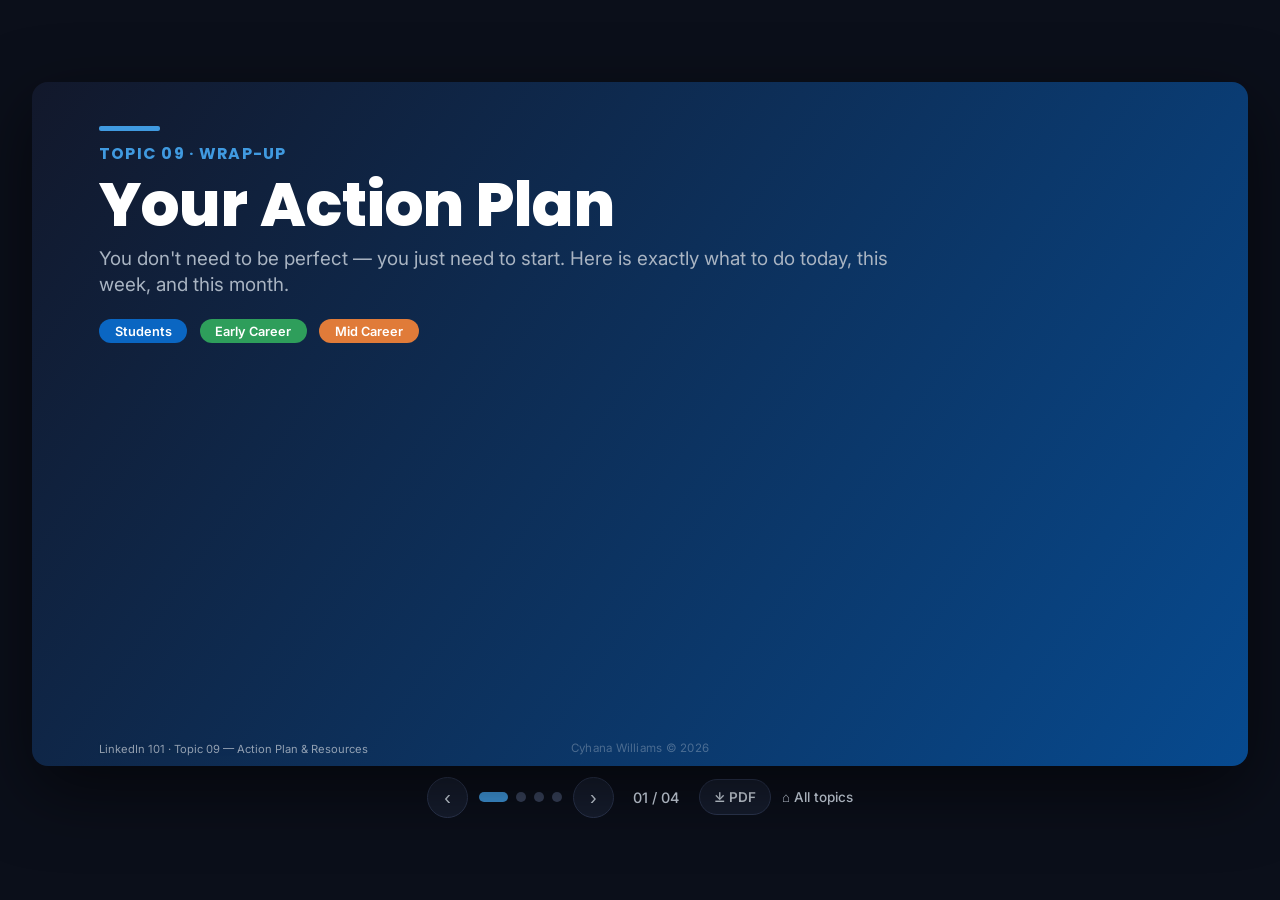
<file: topic-09.html>
<!doctype html>
<html lang="en"><head>
<meta charset="utf-8"><meta name="viewport" content="width=device-width,initial-scale=1">
<title>Action Plan &amp; Resources · LinkedIn 101</title>
<link rel="preconnect" href="https://fonts.googleapis.com">
<link rel="preconnect" href="https://fonts.gstatic.com" crossorigin>
<link href="https://fonts.googleapis.com/css2?family=Inter:wght@400;500;600;700&family=Poppins:wght@600;700;800&display=swap" rel="stylesheet">
<link rel="stylesheet" href="styles.css"></head>
<body><div class="deck"><div class="stage"><section class="slide grad"><div class="pad"><div class="kbar"></div><p class="kick">Topic 09 · Wrap-up</p><h1 class="big">Your Action Plan</h1><p class="lead">You don't need to be perfect — you just need to start. Here is exactly what to do today, this week, and this month.</p><div class="chips"><span class="chip" style="--c:var(--blue)">Students</span><span class="chip" style="--c:var(--green)">Early Career</span><span class="chip" style="--c:var(--orange)">Mid Career</span></div></div><div class="wm">Cyhana Williams © 2026</div><div class="ftag">LinkedIn 101 · Topic 09 — Action Plan &amp; Resources</div><div class="fpage"></div></section><section class="slide light"><div class="pad"><p class="eyebrow">Your action plan</p><h1 class="h1">Leave here ready to act</h1><div class="grid cols-3"><div style="--accent:var(--blue)"><div class="colhead"><div class="ct">Today</div><div class="cd">Get the basics live</div></div><div class="colbody"><div><div class="it-t">Create an account</div><div class="it-d">Sign up at linkedin.com if you haven't (it's free).</div></div><div><div class="it-t">First impression</div><div class="it-d">Set your photo, banner, and headline.</div></div><div><div class="it-t">Connect with 3–5</div><div class="it-d">People who'll recognise your name.</div></div></div></div><div style="--accent:var(--green)"><div class="colhead"><div class="ct">This Week</div><div class="cd">Flesh out the profile</div></div><div class="colbody"><div><div class="it-t">Write your About</div><div class="it-d">First person, 3–5 sentences.</div></div><div><div class="it-t">Add 3 roles + 5 skills</div><div class="it-d">Your top experiences and skills.</div></div><div><div class="it-t">Follow 5 companies</div><div class="it-d">Ones you admire or want to join.</div></div><div><div class="it-t">Comment on 3 posts</div><div class="it-d">Thoughtfully, in your feed.</div></div></div></div><div style="--accent:var(--purple)"><div class="colhead"><div class="ct">This Month</div><div class="cd">Build momentum</div></div><div class="colbody"><div><div class="it-t">Grow to 50–100</div><div class="it-d">Only people you know or have met.</div></div><div><div class="it-t">Get 2 recommendations</div><div class="it-d">From people who know your work.</div></div><div><div class="it-t">Post your first content</div><div class="it-d">Lessons, a win, or a question.</div></div><div><div class="it-t">Apply to 3 roles</div><div class="it-d">That match your goals.</div></div></div></div></div></div><div class="wm">Cyhana Williams © 2026</div><div class="ftag">LinkedIn 101 · Topic 09 — Action Plan &amp; Resources</div><div class="fpage">02</div></section><section class="slide dark"><div class="pad"><p class="eyebrow">Keep learning</p><h1 class="h1">Helpful resources</h1><div class="grid cols-2"><div class="card" style="--accent:var(--blue)"><div class="ct"><span class="em">📘</span> LinkedIn Learning · Free</div><div class="cd">Free courses on LinkedIn basics, personal branding, and job searching.</div></div><div class="card" style="--accent:var(--blue)"><div class="ct"><span class="em">📰</span> LinkedIn's Official Blog · Free</div><div class="cd">Tips on profile optimisation, algorithm changes, and career advice.</div></div><div class="card" style="--accent:var(--blue)"><div class="ct"><span class="em">🎨</span> Canva · Free</div><div class="cd">Free banner templates — search 'LinkedIn banner' and customise.</div></div><div class="card" style="--accent:var(--blue)"><div class="ct"><span class="em">🎓</span> Alumni Networks · Built-in</div><div class="cd">University page → Alumni → filter by company or location.</div></div></div></div><div class="wm">Cyhana Williams © 2026</div><div class="ftag">LinkedIn 101 · Topic 09 — Action Plan &amp; Resources</div><div class="fpage">03</div></section><section class="slide grad"><div class="pad"><div class="kbar"></div><h1 class="big">Your Network<br>Is Your Net Worth</h1><p class="lead">You don't need to be perfect — you just need to start. Update your profile this week. Your future self will thank you.</p><div style="margin-top:3cqh"><div style="font-family:Poppins;font-weight:700;font-size:1.8cqw">Cyhana Williams</div><div style="color:var(--blue-l);font-size:1.3cqw;margin-top:.4cqh">Co-founder, African Women in GIS · linktr.ee/cyhana</div></div></div><div class="wm">Cyhana Williams © 2026</div><div class="ftag">LinkedIn 101 · Topic 09 — Action Plan &amp; Resources</div><div class="fpage"></div></section></div>
<div class="controls">
<button class="nav prev" aria-label="Previous">‹</button>
<div class="dots"></div>
<button class="nav next" aria-label="Next">›</button>
<div class="pageno"><span id="cur">01</span> / <span id="tot">01</span></div>
<button class="pbtn" onclick="window.print()" title="Save as PDF / Print this deck">⤓ PDF</button>
<a class="home" href="index.html">⌂ All topics</a></div></div>
<script src="deck.js"></script></body></html>
</file>
<file: styles.css>
/* LinkedIn 101 — topic decks (web). Slides scale via container query units. */
:root{
  --blue:#0A66C2; --blue-dk:#074A8F; --blue-l:#409AE0;
  --navy:#12182B; --navy-card:#1C253D; --navy-2:#102A47;
  --light:#F1F5F8; --ink:#1B2533; --muted:#5E6E7E; --muted-d:#A9B4C2;
  --line:#DDE4EA; --green:#2E9E5B; --purple:#8B5CF6; --orange:#E07B39;
  --red:#D84A4A; --teal:#1291A8;
}
*{box-sizing:border-box;margin:0;padding:0}
html,body{height:100%}
body{font-family:Inter,"Segoe UI",system-ui,sans-serif;background:#0b0f1a;color:var(--ink)}

.deck{min-height:100vh;display:flex;flex-direction:column;align-items:center;
  justify-content:center;gap:1.2vh;padding:2vh 0}
.stage{position:relative;aspect-ratio:16/9;width:min(95vw,168vh);
  container-type:size;border-radius:16px;overflow:hidden;
  box-shadow:0 24px 70px rgba(0,0,0,.55)}

/* ---- slide shells ---- */
.slide{position:absolute;inset:0;display:none;opacity:0;
  transition:opacity .35s ease}
.slide.active{display:block;opacity:1}
.slide.light{background:var(--light);color:var(--ink)}
.slide.dark{background:var(--navy);color:#fff}
.slide.grad{background:linear-gradient(125deg,var(--navy) 0%,var(--blue-dk) 100%);color:#fff}
.pad{position:absolute;inset:0;padding:6.5cqh 5.5cqw 8cqh}

/* ---- footer bits on every slide ---- */
.wm{position:absolute;left:0;right:0;bottom:1.6cqh;text-align:center;
  font-size:.95cqw;letter-spacing:.02em}
.slide.light .wm{color:#1b2533;opacity:.30}
.slide.dark .wm,.slide.grad .wm{color:#fff;opacity:.26}
.ftag{position:absolute;left:5.5cqw;bottom:1.5cqh;font-size:.92cqw;opacity:.55}
.fpage{position:absolute;right:5.5cqw;bottom:1.5cqh;font-size:.92cqw;opacity:.55}

/* ---- type ---- */
.eyebrow{font-family:Poppins,sans-serif;font-weight:700;font-size:1.15cqw;
  letter-spacing:.12em;text-transform:uppercase;color:var(--blue);margin-bottom:.8cqh}
.slide.dark .eyebrow,.slide.grad .eyebrow{color:var(--blue-l)}
.h1{font-family:Poppins,sans-serif;font-weight:700;font-size:3.3cqw;line-height:1.05}
.sub{font-size:1.3cqw;color:var(--muted);margin-top:1.2cqh;max-width:84%;line-height:1.35}
.slide.dark .sub,.slide.grad .sub{color:var(--muted-d)}

/* ---- title slide ---- */
.kick{font-family:Poppins,sans-serif;font-weight:700;font-size:1.3cqw;
  letter-spacing:.08em;text-transform:uppercase;color:var(--blue-l)}
.kbar{width:5cqw;height:.7cqh;border-radius:2px;background:var(--blue-l);margin-bottom:1.4cqh}
.big{font-family:Poppins,sans-serif;font-weight:800;font-size:5cqw;line-height:1.02;
  margin:1.2cqh 0}
.lead{font-size:1.55cqw;color:var(--muted-d);max-width:74%;line-height:1.4;margin-top:1.4cqh}
.chips{display:flex;gap:1cqw;margin-top:3cqh;flex-wrap:wrap}
.chip{display:inline-flex;align-items:center;border-radius:99px;
  padding:.7cqh 1.3cqw;font-weight:600;font-size:1.05cqw;color:#fff;background:var(--c,var(--blue))}

/* ---- grids & cards ---- */
.grid{display:grid;gap:1.5cqw;margin-top:3.2cqh}
.cols-2{grid-template-columns:1fr 1fr}
.cols-3{grid-template-columns:repeat(3,1fr)}
.cols-4{grid-template-columns:repeat(4,1fr)}
.card{position:relative;background:#fff;border:1px solid var(--line);border-radius:1.3cqw;
  padding:2cqh 1.5cqw;overflow:hidden}
.slide.dark .card{background:var(--navy-card);border:none}
.card.bar::before{content:"";position:absolute;left:0;top:0;bottom:0;width:.6cqw;
  background:var(--accent,var(--blue))}
.card.topbar::before{content:"";position:absolute;left:0;right:0;top:0;height:1cqh;
  background:var(--accent,var(--blue))}
.card.bar{padding-left:2cqw}
.ct{font-weight:700;font-size:1.3cqw;line-height:1.15;display:flex;gap:.6cqw;align-items:baseline}
.cd{font-size:1.05cqw;color:var(--muted);line-height:1.25;margin-top:.9cqh}
.slide.dark .cd{color:var(--muted-d)}
.card .em{font-size:1.3cqw}

/* numbered */
.nb{width:2.7cqw;height:2.7cqw;flex:0 0 auto;border-radius:50%;background:var(--blue);
  color:#fff;display:grid;place-items:center;font-family:Poppins;font-weight:700;font-size:1.5cqw}
.row{display:flex;gap:1.1cqw;align-items:flex-start}

/* stats */
.stat{background:#fff;border:1px solid var(--line);border-radius:1.3cqw;
  padding:2.4cqh 1cqw;text-align:center}
.slide.dark .stat{background:var(--navy-card);border:none}
.stat .num{font-family:Poppins;font-weight:800;font-size:3.4cqw;color:var(--blue);line-height:1}
.slide.dark .stat .num{color:var(--blue-l)}
.stat .lab{font-size:1.05cqw;color:var(--muted);margin-top:.9cqh;line-height:1.2}
.slide.dark .stat .lab{color:var(--muted-d)}

/* columns (level cards) */
.colhead{border:1.5px solid var(--accent);border-radius:1.2cqw;padding:1.6cqh 1.2cqw;
  background:#fff}
.slide.dark .colhead{background:var(--navy-card)}
.colhead .ct{color:var(--accent)}
.colhead .cd{margin-top:.5cqh}
.colbody{background:#fff;border:1px solid var(--line);border-radius:1.2cqw;
  padding:1.6cqh 1.2cqw;margin-top:1cqh;display:flex;flex-direction:column;gap:1.3cqh}
.slide.dark .colbody{background:var(--navy-card);border:none}
.it-t{font-weight:700;font-size:1.1cqw}
.it-d{font-size:.95cqw;color:var(--muted);line-height:1.2;margin-top:.3cqh}
.slide.dark .it-d{color:var(--muted-d)}

/* callout */
.callout{margin-top:2.6cqh;border-radius:1.2cqw;padding:2cqh 1.8cqw;position:relative;
  background:var(--navy);color:#fff;overflow:hidden}
.callout.soft{background:var(--navy-2)}
.callout.bar::before{content:"";position:absolute;left:0;top:0;bottom:0;width:.7cqw;background:var(--blue-l)}
.callout.bar{padding-left:2.4cqw}
.callout .h{font-family:Poppins;font-weight:700;font-size:1.3cqw;color:var(--blue-l);margin-bottom:.6cqh}
.callout p{font-size:1.25cqw;line-height:1.3}
.slide.light .callout p{color:#fff}

/* checklist (takeaways) */
.check{display:flex;flex-direction:column;gap:1.6cqh;margin-top:3cqh}
.check li{list-style:none;display:flex;gap:1cqw;font-size:1.45cqw;line-height:1.25}
.check .tick{color:var(--green);font-weight:800;flex:0 0 auto}
.quote{margin-top:3cqh;border-radius:1.2cqw;padding:2cqh 2cqw;position:relative;
  background:#fff;border:1px solid var(--line);font-style:italic;font-size:1.4cqw}
.slide.dark .quote{background:var(--navy-card);border:none}
.quote::before{content:"";position:absolute;left:0;top:0;bottom:0;width:.6cqw;
  background:var(--blue-l);border-radius:6px 0 0 6px}

/* examples (before/after) */
.ex{background:#fff;border:1px solid var(--line);border-radius:1.2cqw;padding:1.5cqh 1.5cqw;
  margin-top:1.6cqh}
.slide.dark .ex{background:var(--navy-card);border:none}
.ex .bad{color:var(--red);font-style:italic;font-size:1.1cqw;margin-top:.8cqh;
  text-decoration:line-through;text-decoration-color:rgba(216,74,74,.6)}
.ex .good{font-weight:700;font-size:1.2cqw;margin-top:.5cqh}
.formula{background:var(--navy);color:#fff;border-radius:1.2cqw;text-align:center;
  font-family:Poppins;font-weight:700;font-size:1.8cqw;padding:2.2cqh 1cqw;margin-top:2.8cqh}

/* template quote cards */
.tpl{background:var(--navy-card);border-radius:1.2cqw;padding:1.7cqh 1.6cqw;margin-top:1.5cqh}
.tpl .body{font-style:italic;color:#D8DEE6;font-size:1.15cqw;line-height:1.3;margin-top:.9cqh}

/* employer pills */
.pills{display:flex;flex-wrap:wrap;gap:.8cqw;margin-top:1.4cqh}
.pill{background:var(--navy-card);color:#fff;border-radius:99px;padding:.7cqh 1.2cqw;
  font-weight:600;font-size:1.05cqw}

/* objectives */
.obj{display:flex;flex-direction:column;gap:1.3cqh;margin-top:3cqh}
.obj .row{background:#fff;border:1px solid var(--line);border-radius:1cqw;
  padding:1.5cqh 1.4cqw;align-items:center}
.slide.dark .obj .row{background:var(--navy-card);border:none}
.obj .ot{font-weight:700;font-size:1.35cqw}

ul.dots-list{margin-top:3cqh;display:flex;flex-direction:column;gap:1.5cqh}
ul.dots-list li{list-style:none;display:flex;gap:1cqw;font-size:1.4cqw;line-height:1.25}
ul.dots-list .ar{color:var(--blue);font-weight:800}
.slide.dark ul.dots-list .ar{color:var(--blue-l)}

/* ---- controls ---- */
.controls{display:flex;align-items:center;gap:1.2vh;color:#cfd8e3;
  font:500 1.6vh Inter}
.nav{width:4.6vh;height:4.6vh;border-radius:50%;border:1px solid #2c3650;
  background:#161d2e;color:#cfd8e3;font-size:2.2vh;cursor:pointer;display:grid;place-items:center}
.nav:hover{background:#1f2940}
.dots{display:flex;gap:.9vh;max-width:46vh;flex-wrap:wrap;justify-content:center}
.dot{width:1.1vh;height:1.1vh;border-radius:50%;border:none;background:#39435c;
  cursor:pointer;padding:0}
.dot.on{background:var(--blue-l);width:3.2vh;border-radius:99px}
.pageno{min-width:7vh;text-align:center;opacity:.8}
.home{color:#cfd8e3;text-decoration:none;opacity:.8;font-size:1.5vh}
.home:hover{opacity:1;color:#fff}

/* ---- index page ---- */
.idx{max-width:1100px;margin:0 auto;padding:7vh 4vw;color:#e7edf4}
.idx h1{font-family:Poppins;font-weight:800;font-size:clamp(28px,5vw,52px);line-height:1.05}
.idx .kick{color:var(--blue-l);font-size:clamp(13px,1.6vw,16px);margin-bottom:14px}
.idx .lead{color:var(--muted-d);font-size:clamp(15px,2vw,19px);max-width:760px;margin:18px 0 40px}
.idx .cards{display:grid;grid-template-columns:repeat(auto-fill,minmax(300px,1fr));gap:18px}
.idx .tcard{display:flex;flex-direction:column;background:#141c2e;border:1px solid #243049;
  border-radius:16px;padding:22px 22px 20px;color:#e7edf4;transition:transform .15s,border-color .15s}
.idx .tcard:hover{transform:translateY(-3px);border-color:var(--blue-l)}
.idx .tnum{font-family:Poppins;font-weight:700;color:var(--blue-l);font-size:14px;letter-spacing:.08em}
.idx .tname{font-family:Poppins;font-weight:700;font-size:20px;margin:8px 0 8px}
.idx .tdesc{color:var(--muted-d);font-size:14px;line-height:1.4}
.idx .meta{color:#6b7890;font-size:12.5px;margin-top:14px}
.idx .tactions{display:flex;gap:10px;margin-top:16px}
.idx .btn-open,.idx .btn-dl{text-decoration:none;font-size:13.5px;font-weight:600;
  border-radius:9px;padding:9px 13px;transition:background .15s,border-color .15s}
.idx .btn-open{background:var(--blue);color:#fff;flex:1;text-align:center}
.idx .btn-open:hover{background:#0b73d6}
.idx .btn-dl{background:transparent;color:#cfd8e3;border:1px solid #2c3650}
.idx .btn-dl:hover{border-color:var(--blue-l);color:#fff}
.idx .idxbar{margin:0 0 26px}
.idx .btn-all{display:inline-flex;align-items:center;gap:8px;text-decoration:none;
  font-weight:600;font-size:14px;color:#fff;background:#1c2740;border:1px solid #2c3650;
  border-radius:10px;padding:11px 16px;transition:border-color .15s,background .15s}
.idx .btn-all:hover{border-color:var(--blue-l);background:#22304d}
.idx footer{color:#6b7890;font-size:13px;margin-top:46px;text-align:center}

.pbtn{border:1px solid #2c3650;background:#161d2e;color:#cfd8e3;cursor:pointer;
  border-radius:99px;padding:1vh 1.6vh;font:600 1.5vh Inter;display:inline-flex;
  align-items:center;gap:.6vh}
.pbtn:hover{background:#1f2940;color:#fff}

@media (max-width:640px){
  .stage{width:96vw}
  .controls{flex-wrap:wrap;justify-content:center;padding:0 3vw}
}

/* ---- print / Save as PDF: one 16:9 page per slide ---- */
@media print{
  @page{size:13.333in 7.5in;margin:0}
  html,body{background:#fff}
  body,.slide{-webkit-print-color-adjust:exact;print-color-adjust:exact}
  .deck{display:block;min-height:0;padding:0;gap:0}
  .stage{width:auto;aspect-ratio:auto;border-radius:0;box-shadow:none;
    overflow:visible;container-type:normal}
  .slide{display:block !important;opacity:1 !important;position:relative;inset:auto;
    width:13.333in;height:7.5in;container-type:size;overflow:hidden;border-radius:0;
    page-break-after:always;break-after:page}
  .slide:last-child{page-break-after:auto;break-after:auto}
  .controls{display:none !important}
}
</file>
